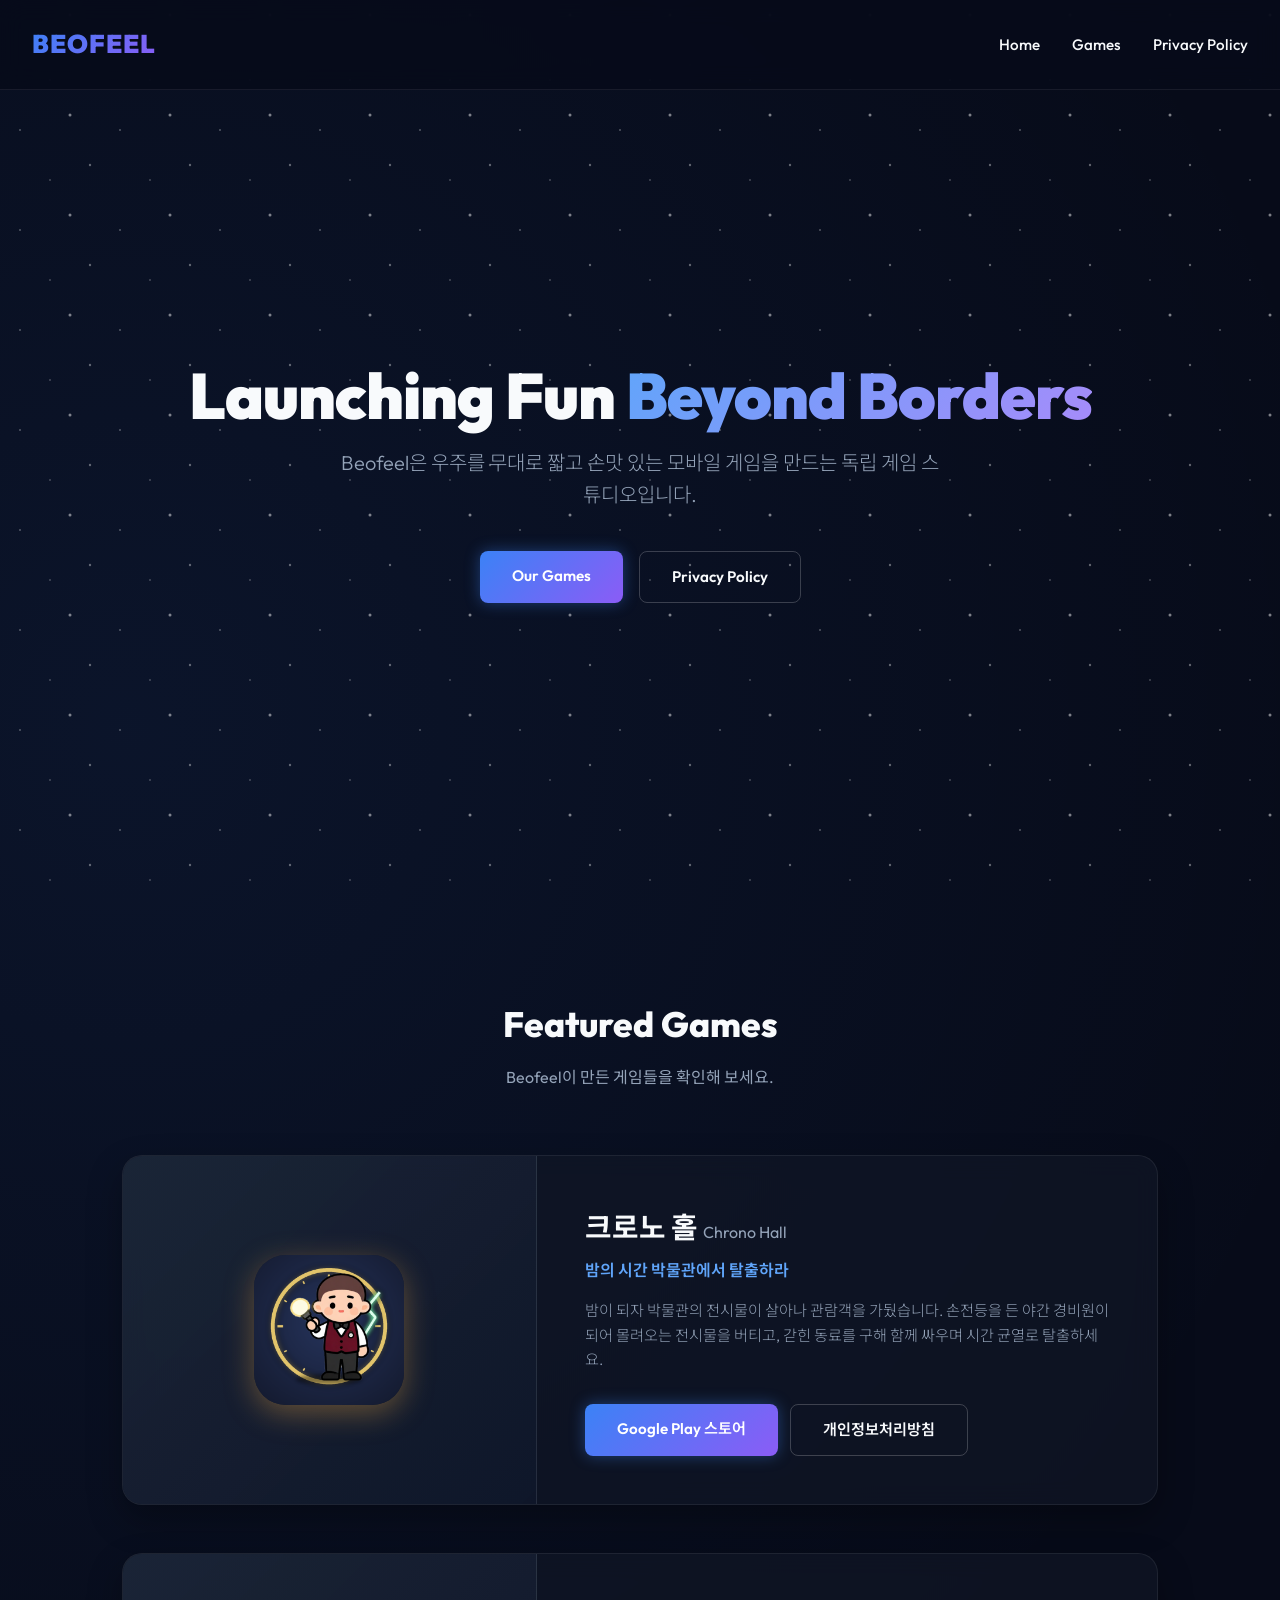
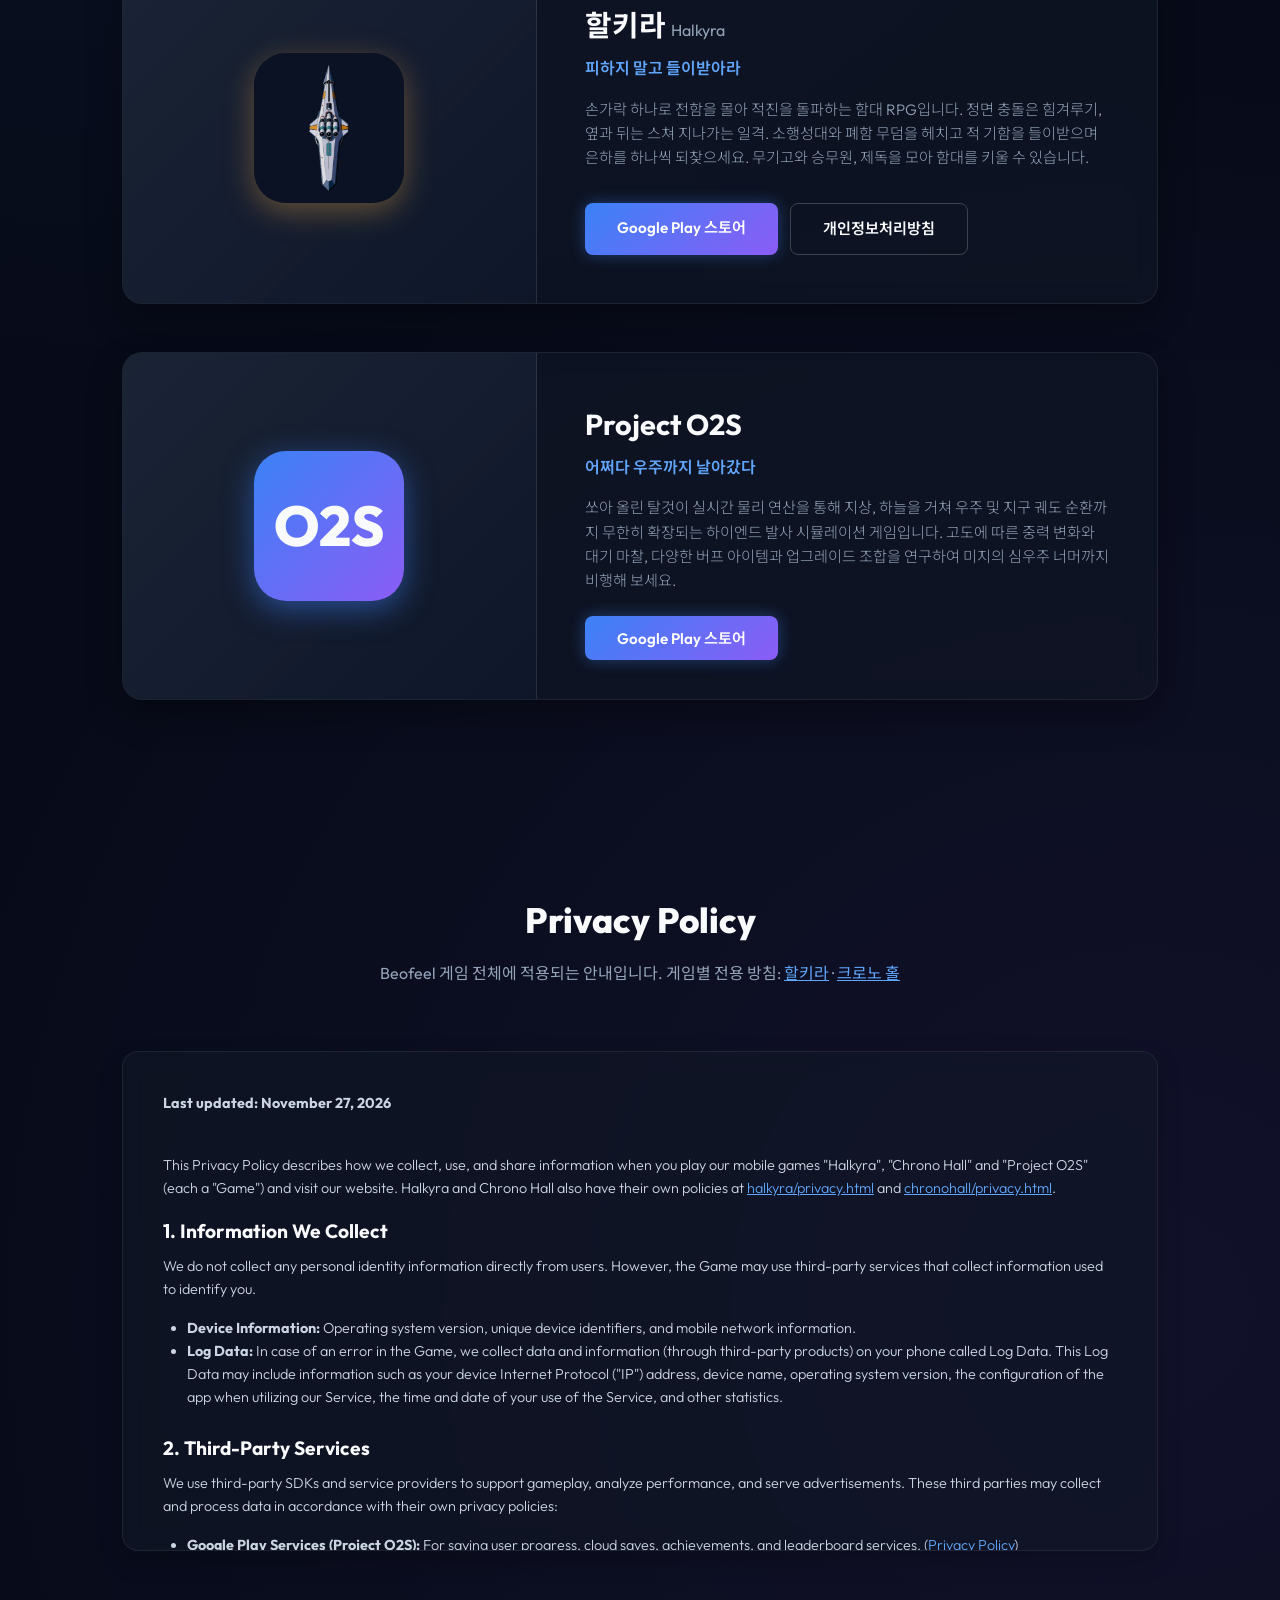
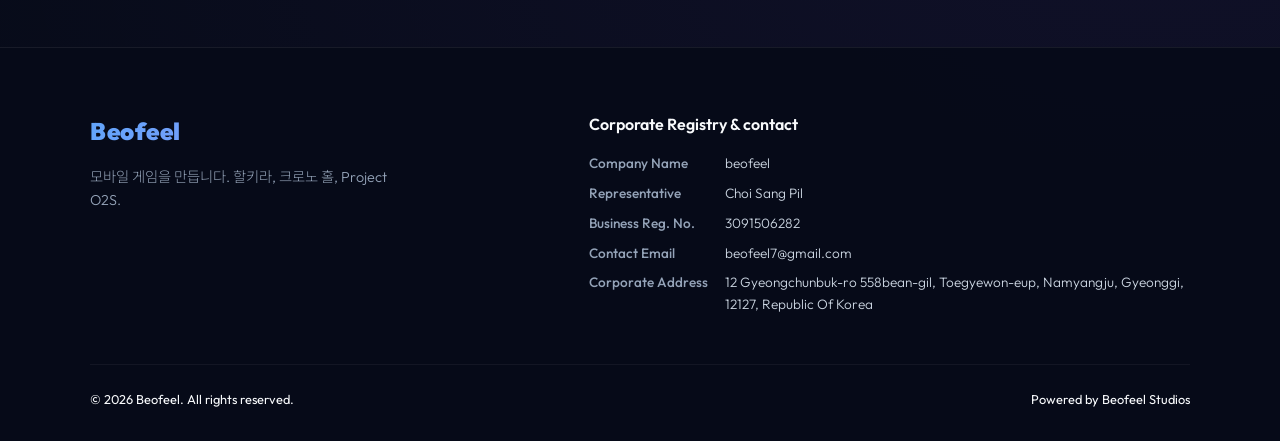
<file: index.html>
<!DOCTYPE html>
<html lang="ko">

<head>
  <meta charset="UTF-8">
  <meta name="viewport" content="width=device-width, initial-scale=1.0">
  <title>Beofeel - Official Website</title>
  <!-- SEO Meta Tags -->
  <meta name="description"
    content="Beofeel is an independent mobile game studio making mobile games: Halkyra (fleet ramming RPG), Chrono Hall (museum escape action) and Project O2S (cosmic launcher).">
  <meta name="keywords" content="Beofeel, Halkyra, 할키라, Chrono Hall, 크로노 홀, Project O2S, Mobile Games, Indie Game, Space Game, Game Development">
  <meta name="author" content="Beofeel">

  <!-- Google Search Console Verification (Replace the content value with your token) -->
  <meta name="google-site-verification" content="2LJLFTv5JJKiCKCqfgZTxU7HLUXXYunIKcqhCmyqXU4" />
  <!-- Fonts: Outfit & Noto Sans KR -->
  <link rel="preconnect" href="https://fonts.googleapis.com">
  <link rel="preconnect" href="https://fonts.gstatic.com" crossorigin>
  <link
    href="https://fonts.googleapis.com/css2?family=Noto+Sans+KR:wght@300;400;500;700&family=Outfit:wght@400;600;700;900&display=swap"
    rel="stylesheet">

  <style>
    :root {
      --bg-dark: #070b19;
      --card-bg: rgba(17, 24, 39, 0.65);
      --accent-primary: #3b82f6;
      --accent-secondary: #8b5cf6;
      --text-white: #f8fafc;
      --text-gray: #94a3b8;
      --neon-glow: 0 0 15px rgba(59, 130, 246, 0.4);
      --border-light: rgba(255, 255, 255, 0.07);
    }

    * {
      box-sizing: border-box;
      margin: 0;
      padding: 0;
    }

    html {
      scroll-behavior: smooth;
    }

    body {
      font-family: 'Outfit', 'Noto Sans KR', sans-serif;
      background-color: var(--bg-dark);
      color: var(--text-white);
      line-height: 1.6;
      overflow-x: hidden;
      background-image:
        radial-gradient(circle at 10% 20%, rgba(59, 130, 246, 0.08) 0%, transparent 40%),
        radial-gradient(circle at 90% 80%, rgba(139, 92, 246, 0.08) 0%, transparent 40%);
    }

    /* Cosmic background star elements */
    .space-background {
      position: fixed;
      top: 0;
      left: 0;
      width: 100%;
      height: 100%;
      z-index: -1;
      opacity: 0.6;
      pointer-events: none;
    }

    .stars {
      background: transparent url('data:image/svg+xml;utf8,<svg xmlns="http://www.w3.org/2000/svg" width="100" height="100" viewBox="0 0 100 100"><circle cx="20" cy="30" r="1" fill="white" opacity="0.5"/><circle cx="70" cy="15" r="1.5" fill="white" opacity="0.8"/><circle cx="50" cy="80" r="1" fill="white" opacity="0.4"/><circle cx="90" cy="65" r="1.2" fill="white" opacity="0.6"/></svg>') repeat;
      width: 100%;
      height: 100%;
      position: absolute;
    }

    /* Navigation Bar */
    nav {
      position: fixed;
      top: 0;
      left: 0;
      width: 100%;
      padding: 1.5rem 2rem;
      display: flex;
      justify-content: space-between;
      align-items: center;
      background: rgba(7, 11, 25, 0.8);
      backdrop-filter: blur(12px);
      border-bottom: 1px solid var(--border-light);
      z-index: 100;
    }

    nav .logo {
      font-size: 1.6rem;
      font-weight: 900;
      letter-spacing: 1px;
      background: linear-gradient(135deg, #3b82f6 0%, #8b5cf6 100%);
      -webkit-background-clip: text;
      -webkit-text-fill-color: transparent;
    }

    nav ul {
      display: flex;
      list-style: none;
      gap: 2rem;
    }

    nav ul a {
      color: var(--text-white);
      text-decoration: none;
      font-size: 0.95rem;
      font-weight: 500;
      transition: color 0.3s ease;
    }

    nav ul a:hover {
      color: var(--accent-primary);
    }

    /* Hero Section */
    section.hero {
      min-height: 100vh;
      display: flex;
      flex-direction: column;
      justify-content: center;
      align-items: center;
      text-align: center;
      padding: 6rem 2rem 2rem 2rem;
      position: relative;
    }

    .hero-title {
      font-size: 4rem;
      font-weight: 900;
      letter-spacing: -1px;
      margin-bottom: 1rem;
      line-height: 1.1;
      animation: fadeInDown 1s ease;
    }

    .hero-title span {
      background: linear-gradient(135deg, #60a5fa 0%, #a78bfa 100%);
      -webkit-background-clip: text;
      -webkit-text-fill-color: transparent;
    }

    .hero-subtitle {
      font-size: 1.25rem;
      color: var(--text-gray);
      max-width: 600px;
      margin-bottom: 2.5rem;
      font-weight: 300;
      animation: fadeInUp 1s ease 0.2s both;
    }

    .hero-buttons {
      display: flex;
      gap: 1rem;
      animation: fadeInUp 1s ease 0.4s both;
    }

    .btn {
      padding: 0.8rem 2rem;
      font-family: inherit;
      font-size: 0.95rem;
      font-weight: 600;
      text-decoration: none;
      border-radius: 8px;
      transition: all 0.3s cubic-bezier(0.4, 0, 0.2, 1);
    }

    .btn-primary {
      background: linear-gradient(135deg, #3b82f6 0%, #8b5cf6 100%);
      color: white;
      box-shadow: var(--neon-glow);
    }

    .btn-primary:hover {
      transform: translateY(-2px);
      box-shadow: 0 0 25px rgba(59, 130, 246, 0.6);
    }

    .btn-secondary {
      background: transparent;
      border: 1px solid rgba(255, 255, 255, 0.2);
      color: var(--text-white);
    }

    .btn-secondary:hover {
      background: rgba(255, 255, 255, 0.05);
      border-color: var(--text-white);
      transform: translateY(-2px);
    }

    /* Content Layout styling */
    .section-container {
      width: 100%;
      max-width: 1100px;
      margin: 0 auto;
      padding: 6rem 2rem;
    }

    .section-header {
      text-align: center;
      margin-bottom: 4rem;
    }

    .section-header h2 {
      font-size: 2.2rem;
      font-weight: 800;
      margin-bottom: 0.8rem;
    }

    .section-header p {
      color: var(--text-gray);
      font-size: 1rem;
    }

    /* Games Section Details */
    .games-grid {
      display: grid;
      grid-template-columns: 1fr;
      gap: 3rem;
    }

    .game-card {
      background: var(--card-bg);
      backdrop-filter: blur(12px);
      border: 1px solid var(--border-light);
      border-radius: 20px;
      overflow: hidden;
      display: flex;
      flex-direction: row;
      box-shadow: 0 15px 35px rgba(0, 0, 0, 0.3);
      transition: transform 0.3s ease;
    }

    .game-card:hover {
      transform: translateY(-5px);
    }

    @media (max-width: 768px) {
      .game-card {
        flex-direction: column;
      }
    }

    .game-image {
      flex: 0 0 40%;
      background: linear-gradient(135deg, rgba(30, 41, 59, 0.8) 0%, rgba(15, 23, 42, 0.9) 100%);
      display: flex;
      justify-content: center;
      align-items: center;
      padding: 3rem;
      position: relative;
      border-right: 1px solid var(--border-light);
    }

    .game-icon-placeholder {
      width: 150px;
      height: 150px;
      background: linear-gradient(135deg, #3b82f6 0%, #8b5cf6 100%);
      border-radius: 32px;
      display: flex;
      justify-content: center;
      align-items: center;
      font-size: 3.5rem;
      font-weight: 800;
      box-shadow: 0 8px 30px rgba(59, 130, 246, 0.5);
    }

    .game-details {
      flex: 1;
      padding: 3rem;
      display: flex;
      flex-direction: column;
      justify-content: center;
    }

    .game-details h3 {
      font-size: 1.8rem;
      font-weight: 700;
      margin-bottom: 0.5rem;
    }

    .game-tagline {
      color: #60a5fa;
      font-weight: 600;
      margin-bottom: 1rem;
    }

    .game-description {
      color: var(--text-gray);
      font-size: 0.95rem;
      margin-bottom: 2rem;
      font-weight: 300;
    }

    /* Privacy Policy Content box */
    .privacy-box {
      background: var(--card-bg);
      backdrop-filter: blur(12px);
      border: 1px solid var(--border-light);
      border-radius: 16px;
      padding: 2.5rem;
      max-height: 500px;
      overflow-y: auto;
      font-family: inherit;
      font-size: 0.9rem;
      color: #cbd5e1;
      box-shadow: 0 10px 25px rgba(0, 0, 0, 0.2);
    }

    .privacy-box h3 {
      font-size: 1.2rem;
      margin: 1.5rem 0 0.5rem 0;
      color: var(--text-white);
    }

    .privacy-box h3:first-of-type {
      margin-top: 0;
    }

    .privacy-box p {
      margin-bottom: 1rem;
      font-weight: 300;
    }

    .privacy-box ul {
      margin: 0 0 1rem 1.5rem;
      font-weight: 300;
    }

    /* Footer / Business Details */
    footer {
      background: rgba(7, 11, 25, 0.95);
      border-top: 1px solid var(--border-light);
      padding: 4rem 2rem 2rem 2rem;
      margin-top: auto;
    }

    .footer-content {
      max-width: 1100px;
      margin: 0 auto;
      display: grid;
      grid-template-columns: 1.5fr 2fr;
      gap: 3rem;
      margin-bottom: 3rem;
    }

    @media (max-width: 768px) {
      .footer-content {
        grid-template-columns: 1fr;
        gap: 2rem;
      }
    }

    .footer-brand h4 {
      font-size: 1.5rem;
      font-weight: 900;
      letter-spacing: 0.5px;
      background: linear-gradient(135deg, #60a5fa 0%, #a78bfa 100%);
      -webkit-background-clip: text;
      -webkit-text-fill-color: transparent;
      margin-bottom: 1rem;
    }

    .footer-brand p {
      color: var(--text-gray);
      font-size: 0.9rem;
      font-weight: 300;
      max-width: 300px;
    }

    .footer-info {
      display: flex;
      flex-direction: column;
      gap: 0.8rem;
    }

    .footer-info h5 {
      font-size: 1rem;
      font-weight: 600;
      color: var(--text-white);
      margin-bottom: 0.2rem;
    }

    .info-grid {
      display: grid;
      grid-template-columns: 120px 1fr;
      gap: 0.5rem 1rem;
      font-size: 0.85rem;
    }

    .info-label {
      color: var(--text-gray);
      font-weight: 500;
    }

    .info-value {
      color: #cbd5e1;
      font-weight: 300;
    }

    .footer-bottom {
      max-width: 1100px;
      margin: 0 auto;
      border-top: 1px solid rgba(255, 255, 255, 0.05);
      padding-top: 1.5rem;
      display: flex;
      justify-content: space-between;
      align-items: center;
      font-size: 0.8rem;
      color: var(--text-muted);
    }

    @media (max-width: 480px) {
      .footer-bottom {
        flex-direction: column;
        gap: 1rem;
        text-align: center;
      }
    }

    /* Keyframe Animations */
    @keyframes fadeInDown {
      from {
        opacity: 0;
        transform: translateY(-20px);
      }

      to {
        opacity: 1;
        transform: translateY(0);
      }
    }

    @keyframes fadeInUp {
      from {
        opacity: 0;
        transform: translateY(20px);
      }

      to {
        opacity: 1;
        transform: translateY(0);
      }
    }
  </style>
</head>

<body>

  <!-- Star Background Layer -->
  <div class="space-background">
    <div class="stars"></div>
  </div>

  <!-- Header Navigation -->
  <nav>
    <div class="logo">BEOFEEL</div>
    <ul>
      <li><a href="#">Home</a></li>
      <li><a href="#games">Games</a></li>
      <li><a href="#privacy">Privacy Policy</a></li>
    </ul>
  </nav>

  <!-- Hero Header -->
  <section class="hero">
    <h2 class="hero-title">Launching Fun <span>Beyond Borders</span></h2>
    <p class="hero-subtitle">Beofeel은 우주를 무대로 짧고 손맛 있는 모바일 게임을 만드는 독립 게임 스튜디오입니다.</p>
    <div class="hero-buttons">
      <a href="#games" class="btn btn-primary">Our Games</a>
      <a href="#privacy" class="btn btn-secondary">Privacy Policy</a>
    </div>
  </section>

  <!-- Section 1: Games Showcase -->
  <section id="games" class="section-container">
    <div class="section-header">
      <h2>Featured Games</h2>
      <p>Beofeel이 만든 게임들을 확인해 보세요.</p>
    </div>

    <div class="games-grid">
      <!-- Game Card: Chrono Hall -->
      <div class="game-card">
        <div class="game-image">
          <img src="chronohall/icon.png" alt="크로노 홀 아이콘" width="150" height="150" style="border-radius: 32px; box-shadow: 0 8px 30px rgba(255, 180, 70, 0.35);">
        </div>
        <div class="game-details">
          <h3>크로노 홀 <span style="font-size: 1rem; color: var(--text-gray); font-weight: 400;">Chrono Hall</span></h3>
          <p class="game-tagline">밤의 시간 박물관에서 탈출하라</p>
          <p class="game-description">
            밤이 되자 박물관의 전시물이 살아나 관람객을 가뒀습니다. 손전등을 든 야간 경비원이 되어 몰려오는 전시물을 버티고, 갇힌 동료를 구해 함께 싸우며 시간 균열로 탈출하세요.
          </p>
          <div style="display: flex; gap: 0.75rem; flex-wrap: wrap;">
            <!-- 출시 뒤: href="https://play.google.com/store/apps/details?id=com.bof.chronohall" 로 바꾸고 onclick을 지운다 -->
            <a href="#" class="btn btn-primary" onclick="alert('Google Play 출시 준비 중입니다.'); return false;">Google Play 스토어</a>
            <a href="chronohall/privacy.html" class="btn btn-secondary">개인정보처리방침</a>
          </div>
        </div>
      </div>

      <!-- Game Card: Halkyra -->
      <div class="game-card">
        <div class="game-image">
          <img src="halkyra/icon.png" alt="할키라 아이콘" width="150" height="150" style="border-radius: 32px; box-shadow: 0 8px 30px rgba(255, 180, 70, 0.35);">
        </div>
        <div class="game-details">
          <h3>할키라 <span style="font-size: 1rem; color: var(--text-gray); font-weight: 400;">Halkyra</span></h3>
          <p class="game-tagline">피하지 말고 들이받아라</p>
          <p class="game-description">
            손가락 하나로 전함을 몰아 적진을 돌파하는 함대 RPG입니다. 정면 충돌은 힘겨루기, 옆과 뒤는 스쳐 지나가는 일격. 소행성대와 폐함 무덤을 헤치고 적 기함을 들이받으며
            은하를 하나씩 되찾으세요. 무기고와 승무원, 제독을 모아 함대를 키울 수 있습니다.
          </p>
          <div style="display: flex; gap: 0.75rem; flex-wrap: wrap;">
            <a href="#" class="btn btn-primary" onclick="alert('Google Play 출시 준비 중입니다.'); return false;">Google Play 스토어</a>
            <a href="halkyra/privacy.html" class="btn btn-secondary">개인정보처리방침</a>
          </div>
        </div>
      </div>

      <!-- Game Card: Project O2S -->
      <div class="game-card">
        <div class="game-image">
          <div class="game-icon-placeholder">O2S</div>
        </div>
        <div class="game-details">
          <h3>Project O2S</h3>
          <p class="game-tagline">어쩌다 우주까지 날아갔다</p>
          <p class="game-description">
            쏘아 올린 탈것이 실시간 물리 연산을 통해 지상, 하늘을 거쳐 우주 및 지구 궤도 순환까지 무한히 확장되는 하이엔드 발사 시뮬레이션 게임입니다. 고도에 따른 중력 변화와 대기 마찰, 다양한 버프
            아이템과 업그레이드 조합을 연구하여 미지의 심우주 너머까지 비행해 보세요.
          </p>
          <div>
            <a href="#" class="btn btn-primary" onclick="alert('정식 출시 심사 중입니다.'); return false;">Google Play 스토어</a>
          </div>
        </div>
      </div>
    </div>
  </section>

  <!-- Section 2: Privacy Policy -->
  <section id="privacy" class="section-container">
    <div class="section-header">
      <h2>Privacy Policy</h2>
      <p>Beofeel 게임 전체에 적용되는 안내입니다. 게임별 전용 방침: <a href="halkyra/privacy.html" style="color: #60a5fa;">할키라</a> · <a href="chronohall/privacy.html" style="color: #60a5fa;">크로노 홀</a></p>
    </div>

    <div class="privacy-box">
      <p><strong>Last updated: November 27, 2026</strong></p>
      <br>
      <p>This Privacy Policy describes how we collect, use, and share information when you play our mobile games
        "Halkyra", "Chrono Hall" and "Project O2S" (each a "Game") and visit our website. Halkyra and Chrono Hall also have their own policies at
        <a href="halkyra/privacy.html" style="color: #60a5fa;">halkyra/privacy.html</a> and
        <a href="chronohall/privacy.html" style="color: #60a5fa;">chronohall/privacy.html</a>.</p>

      <h3>1. Information We Collect</h3>
      <p>We do not collect any personal identity information directly from users. However, the Game may use third-party
        services that collect information used to identify you.</p>
      <ul>
        <li><strong>Device Information:</strong> Operating system version, unique device identifiers, and mobile network
          information.</li>
        <li><strong>Log Data:</strong> In case of an error in the Game, we collect data and information (through
          third-party products) on your phone called Log Data. This Log Data may include information such as your device
          Internet Protocol ("IP") address, device name, operating system version, the configuration of the app when
          utilizing our Service, the time and date of your use of the Service, and other statistics.</li>
      </ul>

      <h3>2. Third-Party Services</h3>
      <p>We use third-party SDKs and service providers to support gameplay, analyze performance, and serve
        advertisements. These third parties may collect and process data in accordance with their own privacy policies:
      </p>
      <ul>
        <li><strong>Google Play Services (Project O2S):</strong> For saving user progress, cloud saves, achievements, and leaderboard
          services. (<a href="https://policies.google.com/privacy" target="_blank" style="color: #60a5fa;">Privacy
            Policy</a>)</li>
        <li><strong>Google AdMob:</strong> For serving relevant advertisements and monetization. AdMob collects device
          advertising identifiers (such as Google Advertising ID) to customize ads. (<a
            href="https://policies.google.com/technologies/ads" target="_blank" style="color: #60a5fa;">Privacy
            Policy</a>)</li>
      </ul>

      <h3>3. Cookies</h3>
      <p>Cookies are files with a small amount of data that are commonly used as anonymous unique identifiers. These are
        sent to your browser from the websites that you visit and are stored on your device's internal memory. The Game
        does not use these "cookies" explicitly. However, the Game may use third-party code and libraries that use
        "cookies" to collect information and improve their services.</p>

      <h3>4. Children’s Privacy</h3>
      <p>These Services do not address anyone under the age of 13. We do not knowingly collect personally identifiable
        information from children under 13 years of age. In the case we discover that a child under 13 has provided us
        with personal information, we immediately delete this from our servers. If you are a parent or guardian and you
        are aware that your child has provided us with personal information, please contact us so that we will be able
        to do the necessary actions.</p>

      <h3>5. Security</h3>
      <p>We value your trust in providing us your Information, thus we are striving to use commercially acceptable means
        of protecting it. But remember that no method of transmission over the internet, or method of electronic storage
        is 100% secure and reliable, and we cannot guarantee its absolute security.</p>

      <h3>6. Changes to This Privacy Policy</h3>
      <p>We may update our Privacy Policy from time to time. Thus, you are advised to review this page periodically for
        any changes. We will notify you of any changes by posting the new Privacy Policy on this page.</p>

      <h3>7. Contact Us</h3>
      <p>If you have any questions or suggestions about our Privacy Policy, do not hesitate to contact us at:</p>
      <p>Email: <strong>beofeel7@gmail.com</strong></p>
    </div>
  </section>

  <!-- Footer containing the verified organization details -->
  <footer>
    <div class="footer-content">
      <div class="footer-brand">
        <h4>Beofeel</h4>
        <p>모바일 게임을 만듭니다. 할키라, 크로노 홀, Project O2S.</p>
      </div>
      <div class="footer-info">
        <h5>Corporate Registry & contact</h5>
        <div class="info-grid">
          <div class="info-label">Company Name</div>
          <div class="info-value">beofeel</div>

          <div class="info-label">Representative</div>
          <div class="info-value">Choi Sang Pil</div>

          <div class="info-label">Business Reg. No.</div>
          <div class="info-value">3091506282</div>

          <div class="info-label">Contact Email</div>
          <div class="info-value">beofeel7@gmail.com</div>

          <div class="info-label">Corporate Address</div>
          <div class="info-value">12 Gyeongchunbuk-ro 558bean-gil, Toegyewon-eup, Namyangju, Gyeonggi, 12127, Republic
            Of Korea</div>
        </div>
      </div>
    </div>
    <div class="footer-bottom">
      <p>© 2026 Beofeel. All rights reserved.</p>
      <p>Powered by Beofeel Studios</p>
    </div>
  </footer>

</body>

</html>
</file>
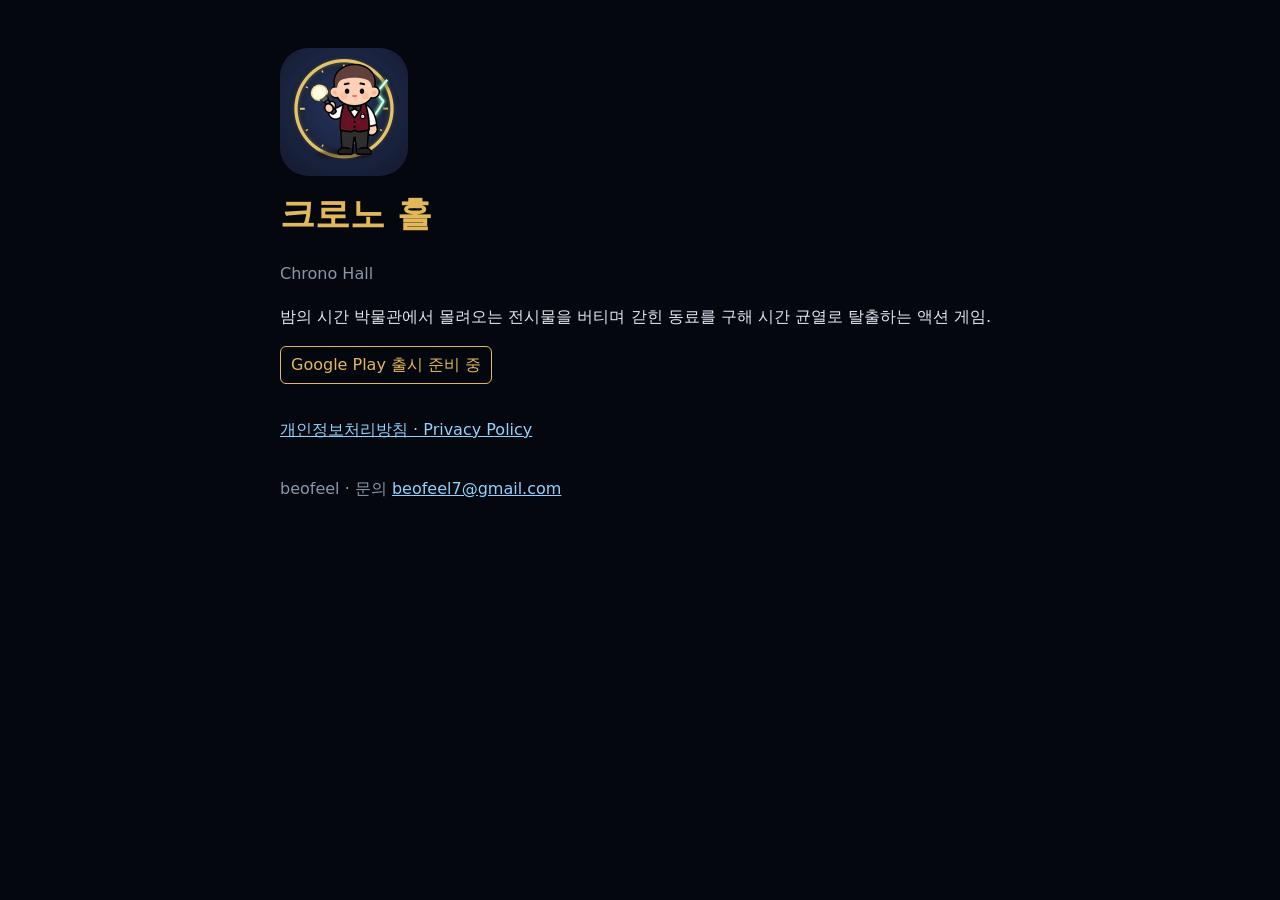
<file: chronohall/index.html>
<!doctype html>
<html lang="ko">
<head>
<meta charset="utf-8">
<meta name="viewport" content="width=device-width, initial-scale=1">
<title>크로노 홀 · Chrono Hall</title>
<meta name="description" content="밤의 시간 박물관에서 몰려오는 전시물을 버티며 갇힌 동료를 구해 시간 균열로 탈출하는 액션 게임">
<link rel="stylesheet" href="style.css">
</head>
<body>
<main>
    <img src="icon.png" alt="크로노 홀 아이콘" width="128" height="128" style="border-radius:28px">
    <h1>크로노 홀</h1>
    <p class="sub">Chrono Hall</p>
    <p>밤의 시간 박물관에서 몰려오는 전시물을 버티며 갇힌 동료를 구해 시간 균열로 탈출하는 액션 게임.</p>
    <p><!-- STORE_LINK: 출시 후 Google Play 주소로 바꾼다 --><span class="soon">Google Play 출시 준비 중</span></p>
    <nav>
        <a href="privacy.html">개인정보처리방침 · Privacy Policy</a>
    </nav>
    <footer>
        <p>beofeel · 문의 <a href="mailto:beofeel7@gmail.com">beofeel7@gmail.com</a></p>
    </footer>
</main>
</body>
</html>
</file>
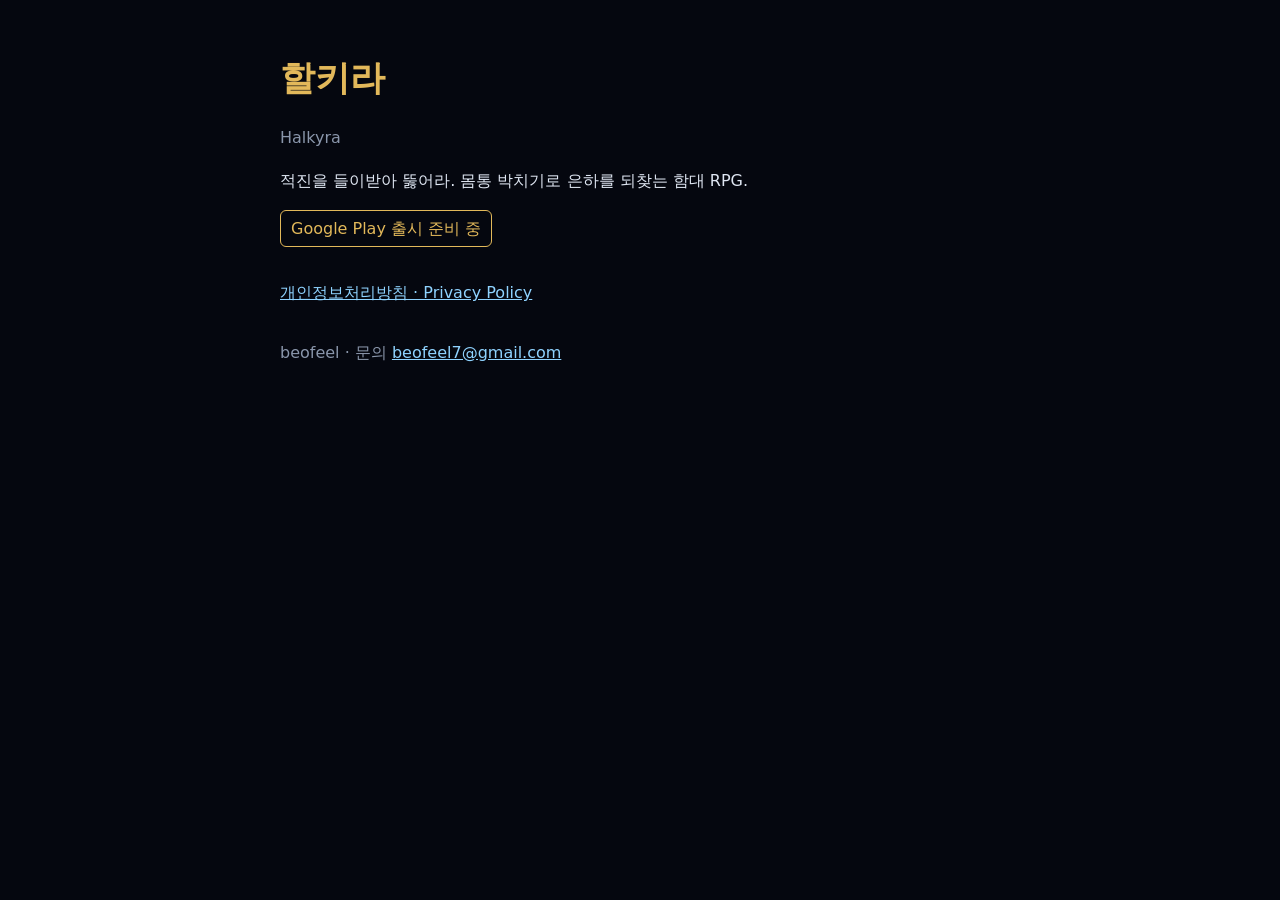
<file: halkyra/index.html>
<!doctype html>
<html lang="ko">
<head>
<meta charset="utf-8">
<meta name="viewport" content="width=device-width, initial-scale=1">
<title>할키라 · Halkyra</title>
<meta name="description" content="적진을 들이받아 뚫어라. 몸통 박치기로 은하를 되찾는 함대 RPG">
<link rel="stylesheet" href="style.css">
</head>
<body>
<main>
    <h1>할키라</h1>
    <p class="sub">Halkyra</p>
    <p>적진을 들이받아 뚫어라. 몸통 박치기로 은하를 되찾는 함대 RPG.</p>
    <p><!-- STORE_LINK: 출시 후 Google Play 주소로 바꾼다 --><span class="soon">Google Play 출시 준비 중</span></p>
    <nav>
        <a href="privacy.html">개인정보처리방침 · Privacy Policy</a>
    </nav>
    <footer>
        <p>beofeel · 문의 <a href="mailto:beofeel7@gmail.com">beofeel7@gmail.com</a></p>
    </footer>
</main>
</body>
</html>
</file>
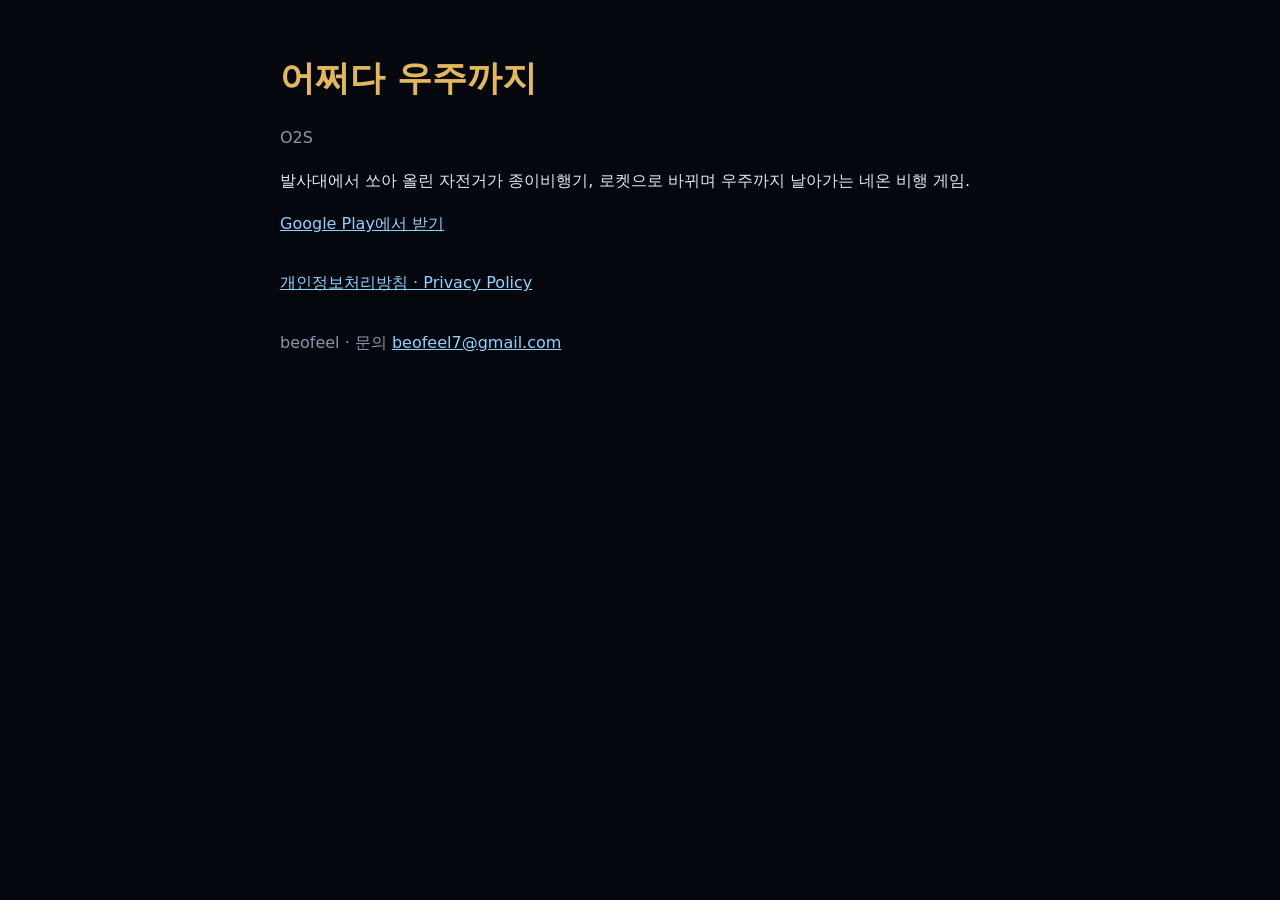
<file: o2s/index.html>
<!doctype html>
<html lang="ko">
<head>
<meta charset="utf-8">
<meta name="viewport" content="width=device-width, initial-scale=1">
<title>어쩌다 우주까지 · O2S</title>
<meta name="description" content="발사대에서 쏘아 올린 자전거가 종이비행기, 로켓으로 바뀌며 우주까지 날아가는 네온 비행 게임">
<link rel="stylesheet" href="style.css">
</head>
<body>
<main>
    <h1>어쩌다 우주까지</h1>
    <p class="sub">O2S</p>
    <p>발사대에서 쏘아 올린 자전거가 종이비행기, 로켓으로 바뀌며 우주까지 날아가는 네온 비행 게임.</p>
    <p><a href="https://play.google.com/store/apps/details?id=com.bof.o2s">Google Play에서 받기</a></p>
    <nav>
        <a href="privacy.html">개인정보처리방침 · Privacy Policy</a>
    </nav>
    <footer>
        <p>beofeel · 문의 <a href="mailto:beofeel7@gmail.com">beofeel7@gmail.com</a></p>
    </footer>
</main>
</body>
</html>
</file>
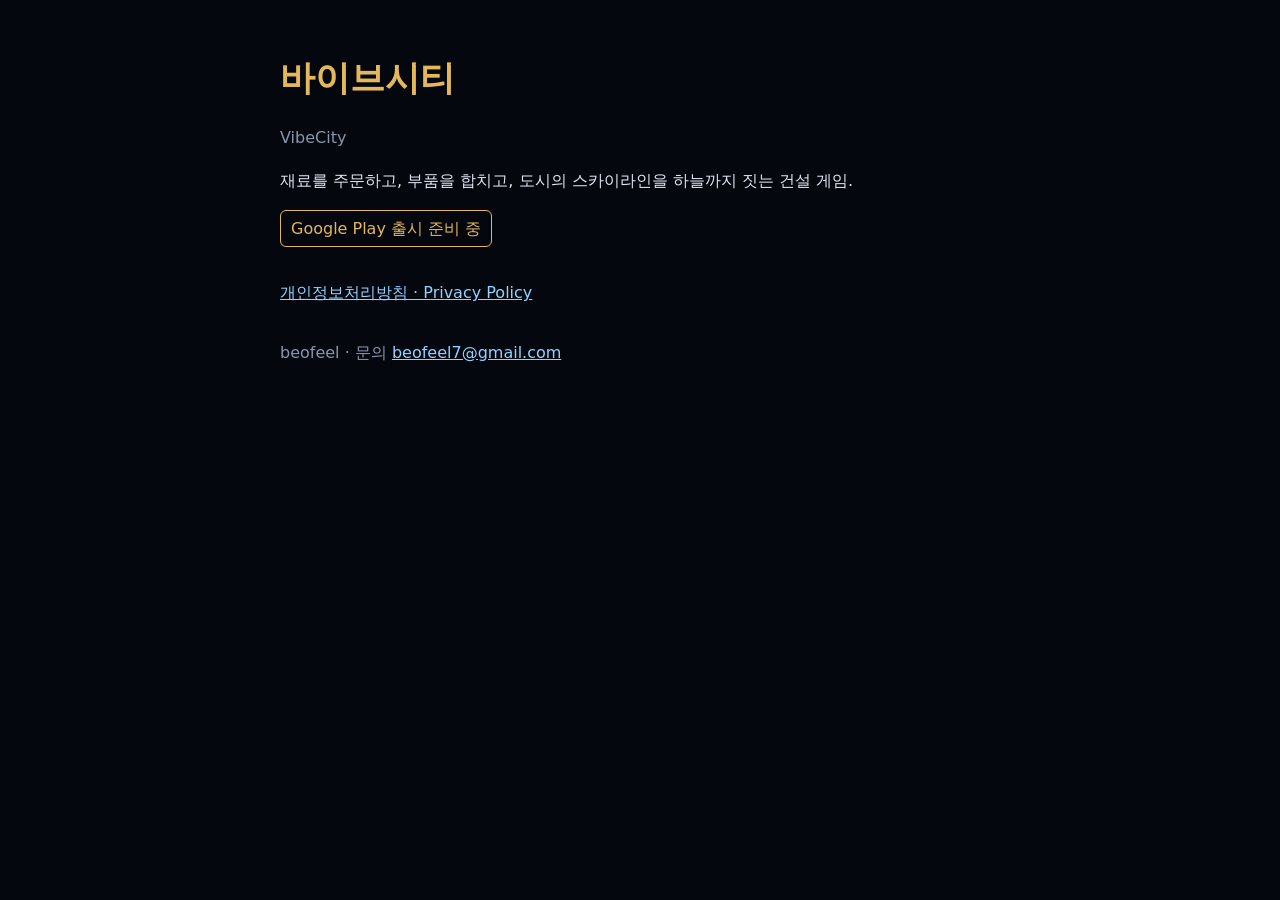
<file: vibecity/index.html>
<!doctype html>
<html lang="ko">
<head>
<meta charset="utf-8">
<meta name="viewport" content="width=device-width, initial-scale=1">
<title>바이브시티 · VibeCity</title>
<meta name="description" content="재료를 주문하고, 부품을 합치고, 도시의 스카이라인을 하늘까지 짓는 건설 게임">
<link rel="stylesheet" href="style.css">
</head>
<body>
<main>
    <h1>바이브시티</h1>
    <p class="sub">VibeCity</p>
    <p>재료를 주문하고, 부품을 합치고, 도시의 스카이라인을 하늘까지 짓는 건설 게임.</p>
    <p><!-- STORE_LINK: 출시 후 Google Play 주소로 바꾼다 --><span class="soon">Google Play 출시 준비 중</span></p>
    <nav>
        <a href="privacy.html">개인정보처리방침 · Privacy Policy</a>
    </nav>
    <footer>
        <p>beofeel · 문의 <a href="mailto:beofeel7@gmail.com">beofeel7@gmail.com</a></p>
    </footer>
</main>
</body>
</html>
</file>
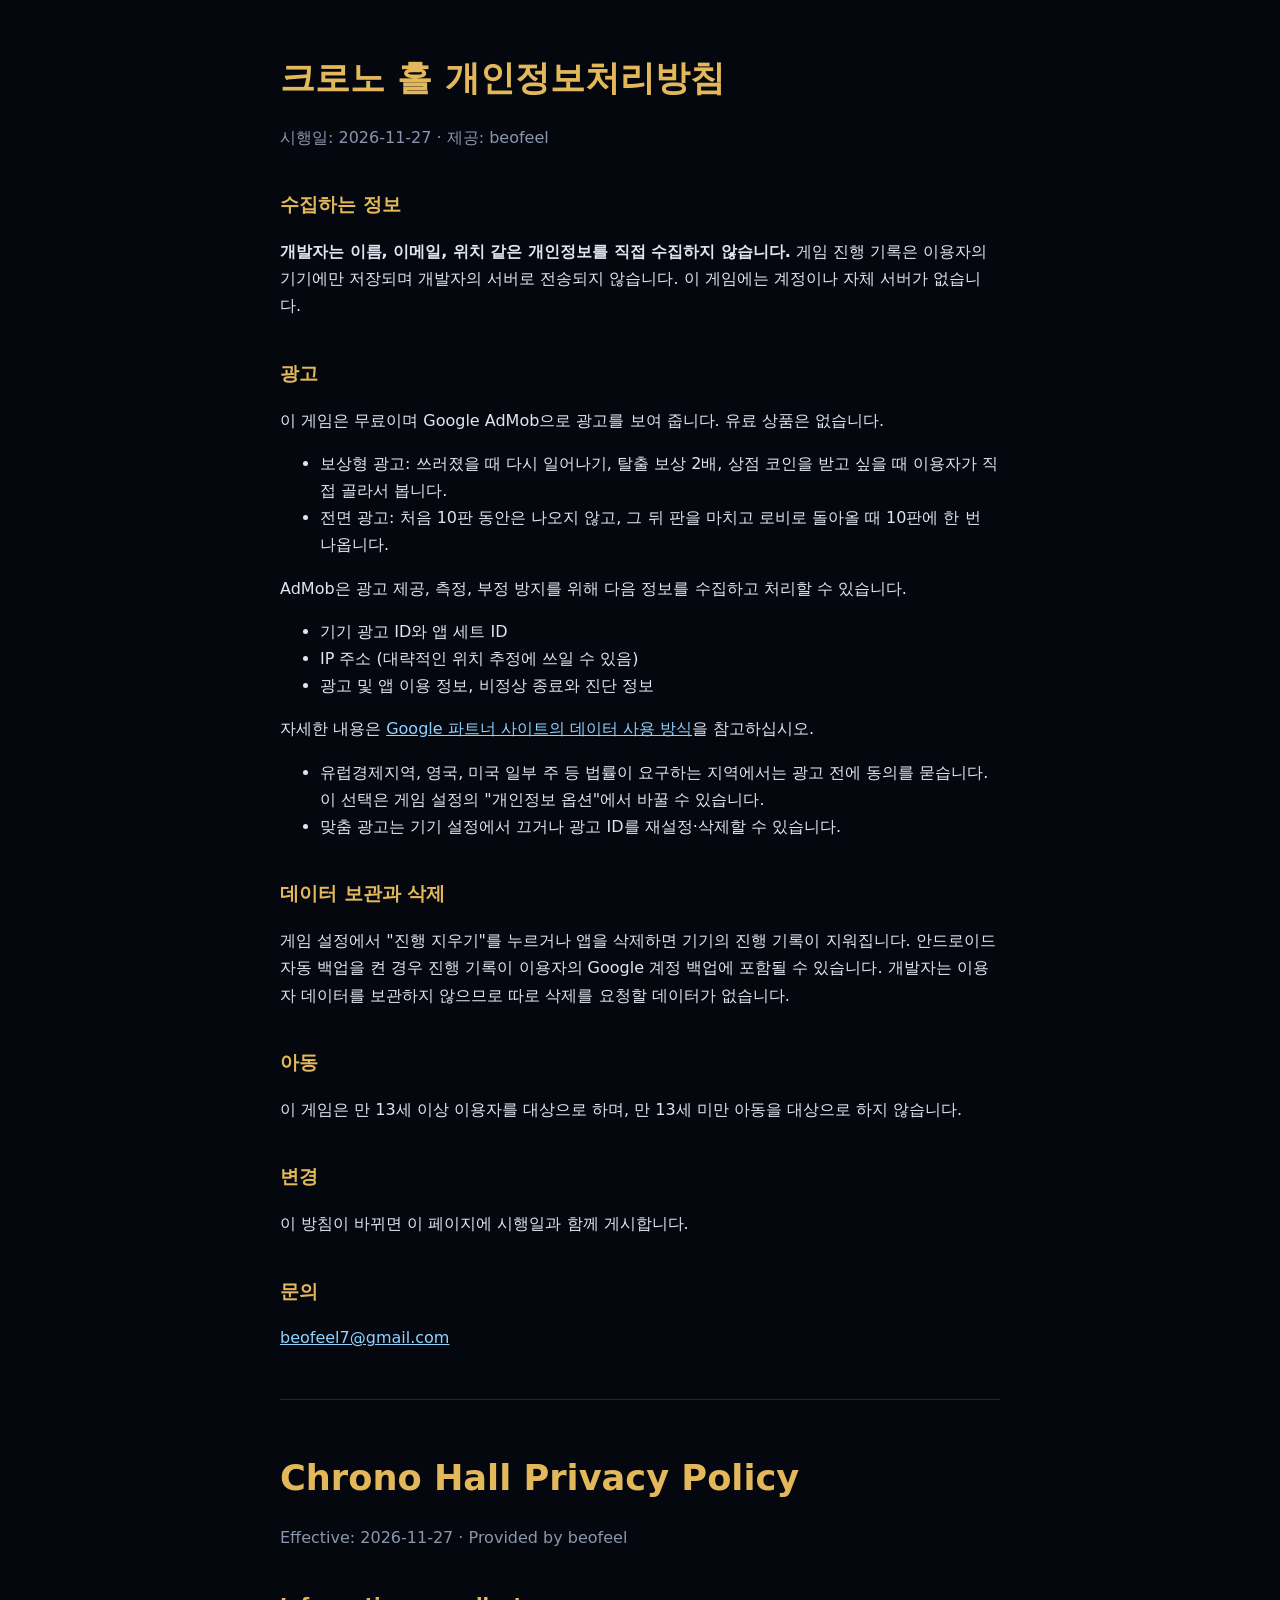
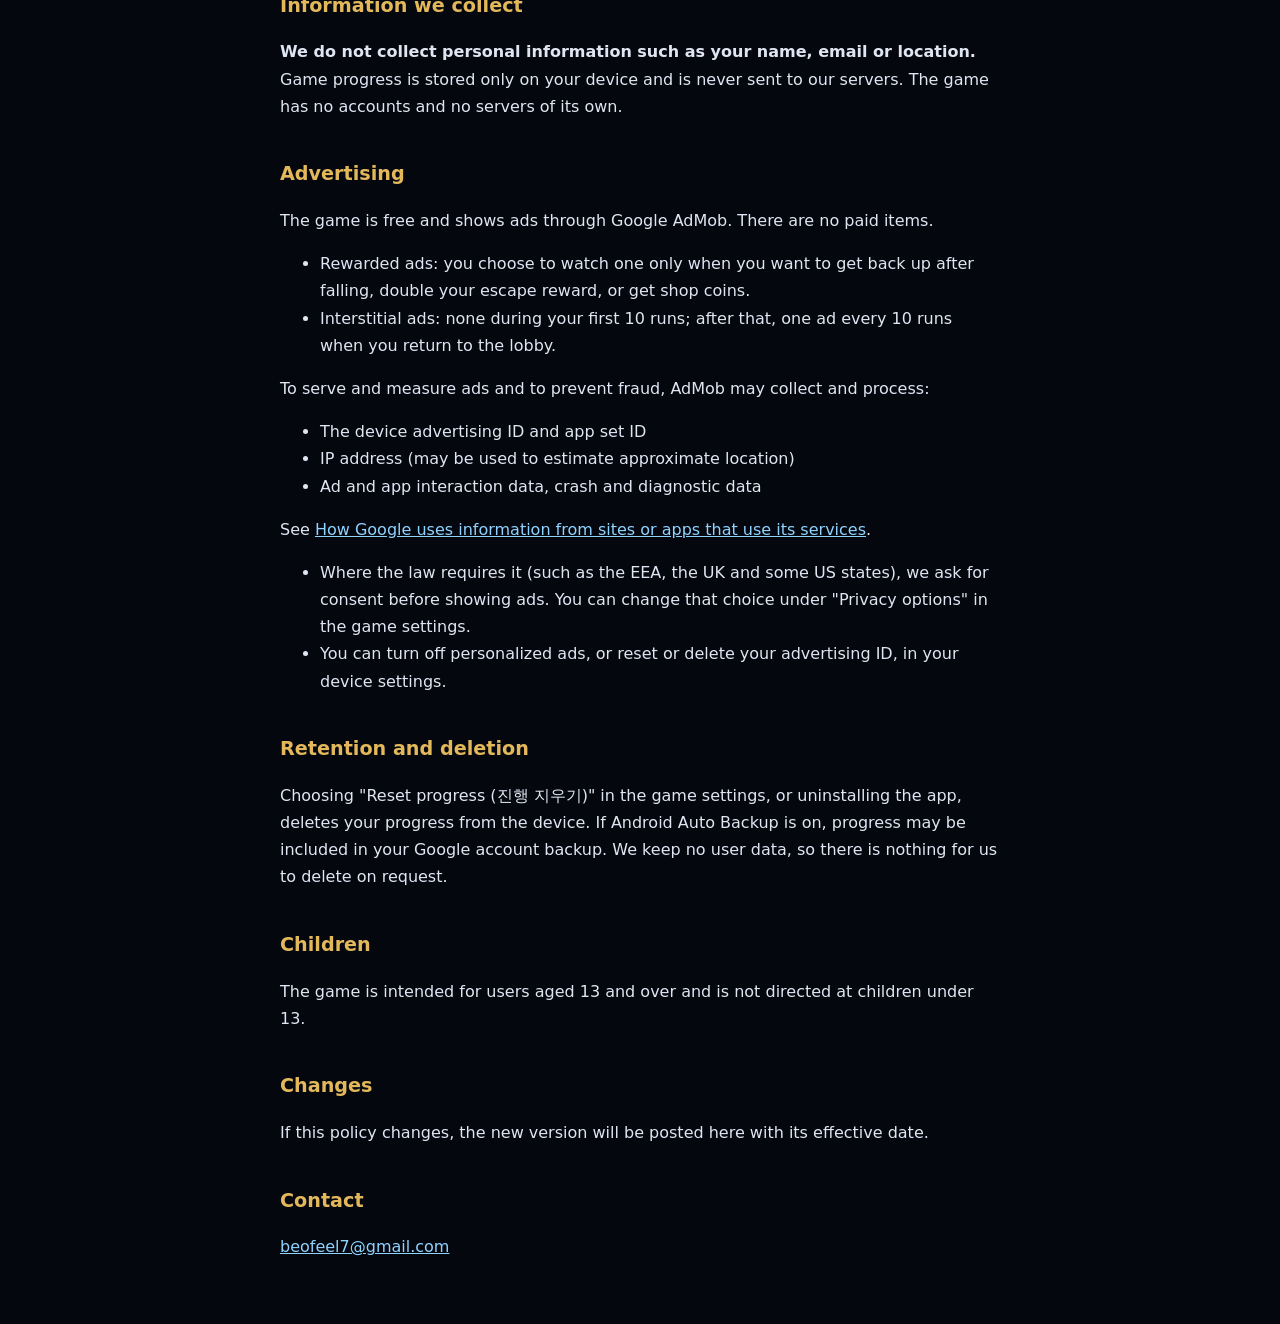
<file: chronohall/privacy.html>
<!doctype html>
<html lang="ko">
<head>
<meta charset="utf-8">
<meta name="viewport" content="width=device-width, initial-scale=1">
<title>개인정보처리방침 · 크로노 홀</title>
<link rel="stylesheet" href="style.css">
</head>
<body>
<main>
<h1>크로노 홀 개인정보처리방침</h1>
<p class="muted">시행일: 2026-11-27 · 제공: beofeel</p>

<h2>수집하는 정보</h2>
<p><b>개발자는 이름, 이메일, 위치 같은 개인정보를 직접 수집하지 않습니다.</b> 게임 진행 기록은 이용자의 기기에만 저장되며 개발자의 서버로 전송되지 않습니다. 이 게임에는 계정이나 자체 서버가 없습니다.</p>

<h2>광고</h2>
<p>이 게임은 무료이며 Google AdMob으로 광고를 보여 줍니다. 유료 상품은 없습니다.</p>
<ul>
    <li>보상형 광고: 쓰러졌을 때 다시 일어나기, 탈출 보상 2배, 상점 코인을 받고 싶을 때 이용자가 직접 골라서 봅니다.</li>
    <li>전면 광고: 처음 10판 동안은 나오지 않고, 그 뒤 판을 마치고 로비로 돌아올 때 10판에 한 번 나옵니다.</li>
</ul>
<p>AdMob은 광고 제공, 측정, 부정 방지를 위해 다음 정보를 수집하고 처리할 수 있습니다.</p>
<ul>
    <li>기기 광고 ID와 앱 세트 ID</li>
    <li>IP 주소 (대략적인 위치 추정에 쓰일 수 있음)</li>
    <li>광고 및 앱 이용 정보, 비정상 종료와 진단 정보</li>
</ul>
<p>자세한 내용은 <a href="https://policies.google.com/technologies/partner-sites">Google 파트너 사이트의 데이터 사용 방식</a>을 참고하십시오.</p>
<ul>
    <li>유럽경제지역, 영국, 미국 일부 주 등 법률이 요구하는 지역에서는 광고 전에 동의를 묻습니다. 이 선택은 게임 설정의 "개인정보 옵션"에서 바꿀 수 있습니다.</li>
    <li>맞춤 광고는 기기 설정에서 끄거나 광고 ID를 재설정·삭제할 수 있습니다.</li>
</ul>

<h2>데이터 보관과 삭제</h2>
<p>게임 설정에서 "진행 지우기"를 누르거나 앱을 삭제하면 기기의 진행 기록이 지워집니다. 안드로이드 자동 백업을 켠 경우 진행 기록이 이용자의 Google 계정 백업에 포함될 수 있습니다. 개발자는 이용자 데이터를 보관하지 않으므로 따로 삭제를 요청할 데이터가 없습니다.</p>

<h2>아동</h2>
<p>이 게임은 만 13세 이상 이용자를 대상으로 하며, 만 13세 미만 아동을 대상으로 하지 않습니다.</p>

<h2>변경</h2>
<p>이 방침이 바뀌면 이 페이지에 시행일과 함께 게시합니다.</p>

<h2>문의</h2>
<p><a href="mailto:beofeel7@gmail.com">beofeel7@gmail.com</a></p>

<hr>

<h1>Chrono Hall Privacy Policy</h1>
<p class="muted">Effective: 2026-11-27 · Provided by beofeel</p>

<h2>Information we collect</h2>
<p><b>We do not collect personal information such as your name, email or location.</b> Game progress is stored only on your device and is never sent to our servers. The game has no accounts and no servers of its own.</p>

<h2>Advertising</h2>
<p>The game is free and shows ads through Google AdMob. There are no paid items.</p>
<ul>
    <li>Rewarded ads: you choose to watch one only when you want to get back up after falling, double your escape reward, or get shop coins.</li>
    <li>Interstitial ads: none during your first 10 runs; after that, one ad every 10 runs when you return to the lobby.</li>
</ul>
<p>To serve and measure ads and to prevent fraud, AdMob may collect and process:</p>
<ul>
    <li>The device advertising ID and app set ID</li>
    <li>IP address (may be used to estimate approximate location)</li>
    <li>Ad and app interaction data, crash and diagnostic data</li>
</ul>
<p>See <a href="https://policies.google.com/technologies/partner-sites">How Google uses information from sites or apps that use its services</a>.</p>
<ul>
    <li>Where the law requires it (such as the EEA, the UK and some US states), we ask for consent before showing ads. You can change that choice under "Privacy options" in the game settings.</li>
    <li>You can turn off personalized ads, or reset or delete your advertising ID, in your device settings.</li>
</ul>

<h2>Retention and deletion</h2>
<p>Choosing "Reset progress (진행 지우기)" in the game settings, or uninstalling the app, deletes your progress from the device. If Android Auto Backup is on, progress may be included in your Google account backup. We keep no user data, so there is nothing for us to delete on request.</p>

<h2>Children</h2>
<p>The game is intended for users aged 13 and over and is not directed at children under 13.</p>

<h2>Changes</h2>
<p>If this policy changes, the new version will be posted here with its effective date.</p>

<h2>Contact</h2>
<p><a href="mailto:beofeel7@gmail.com">beofeel7@gmail.com</a></p>
</main>
</body>
</html>
</file>
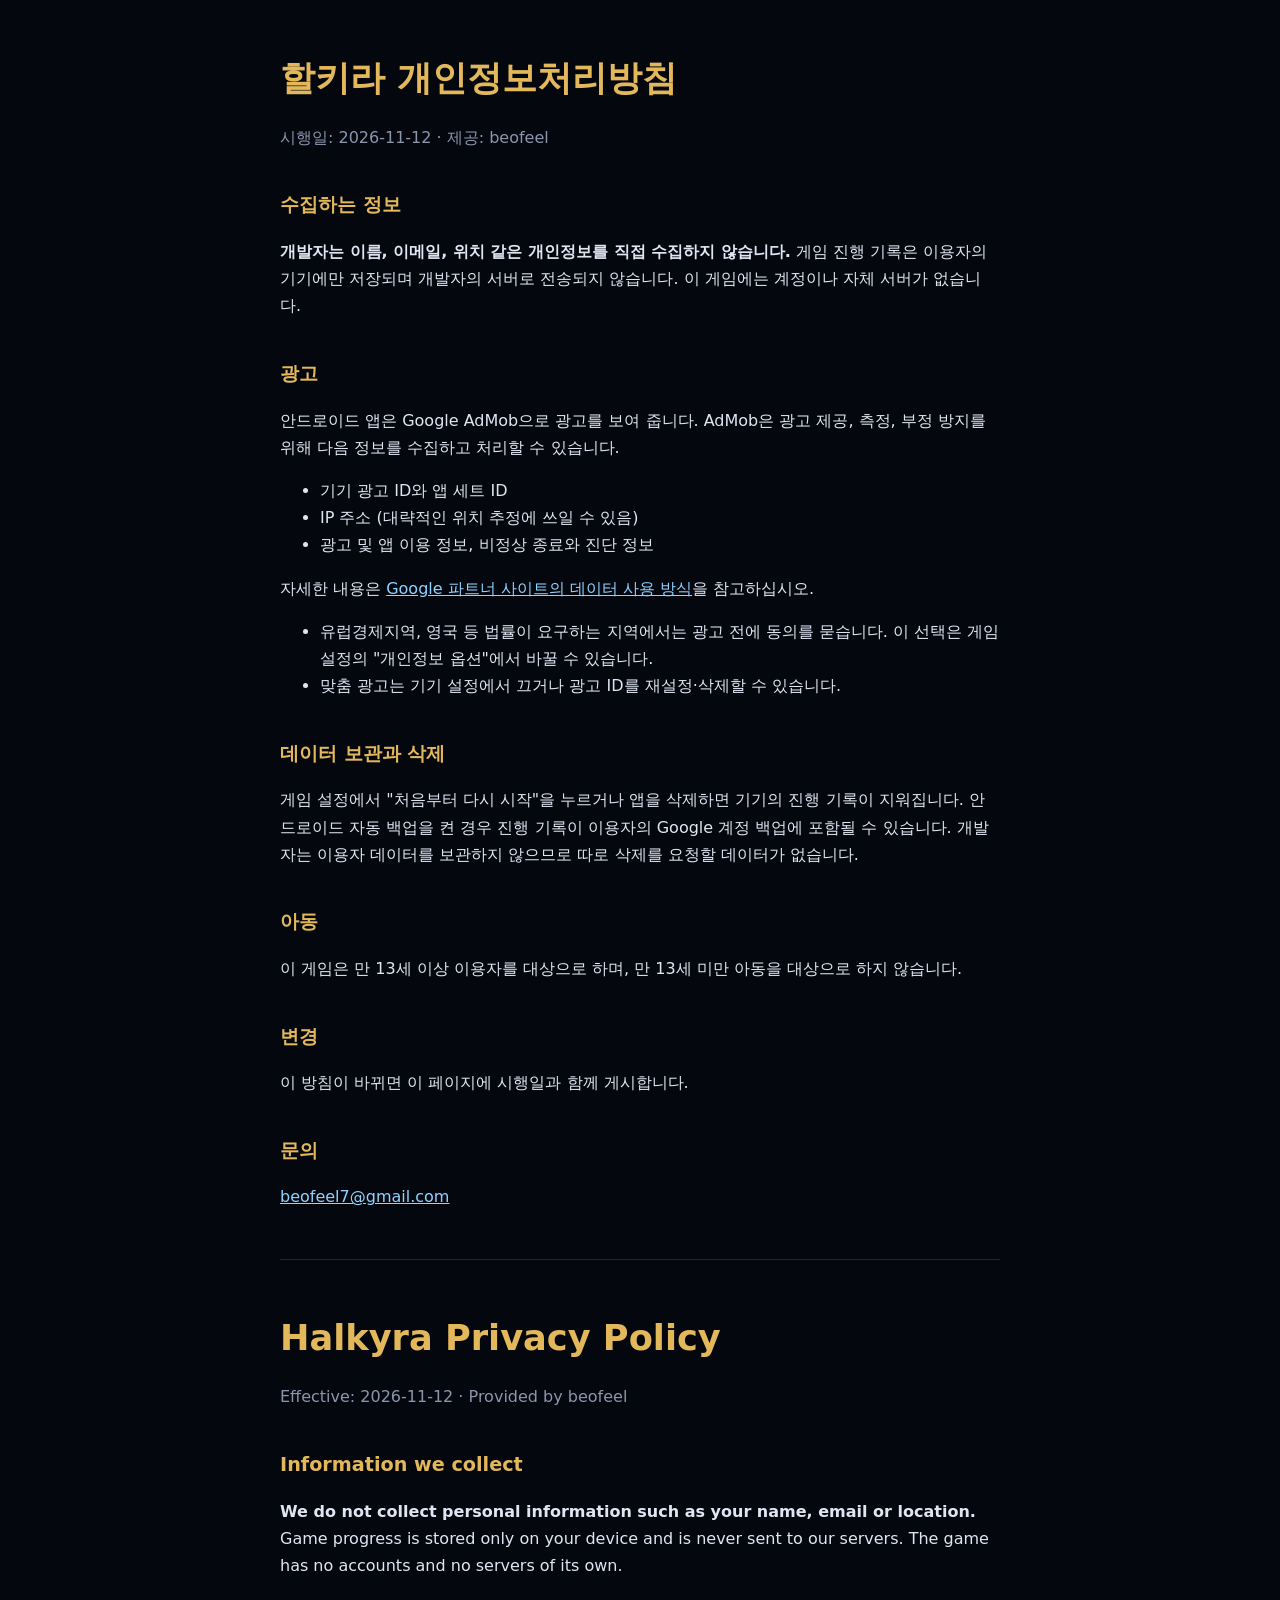
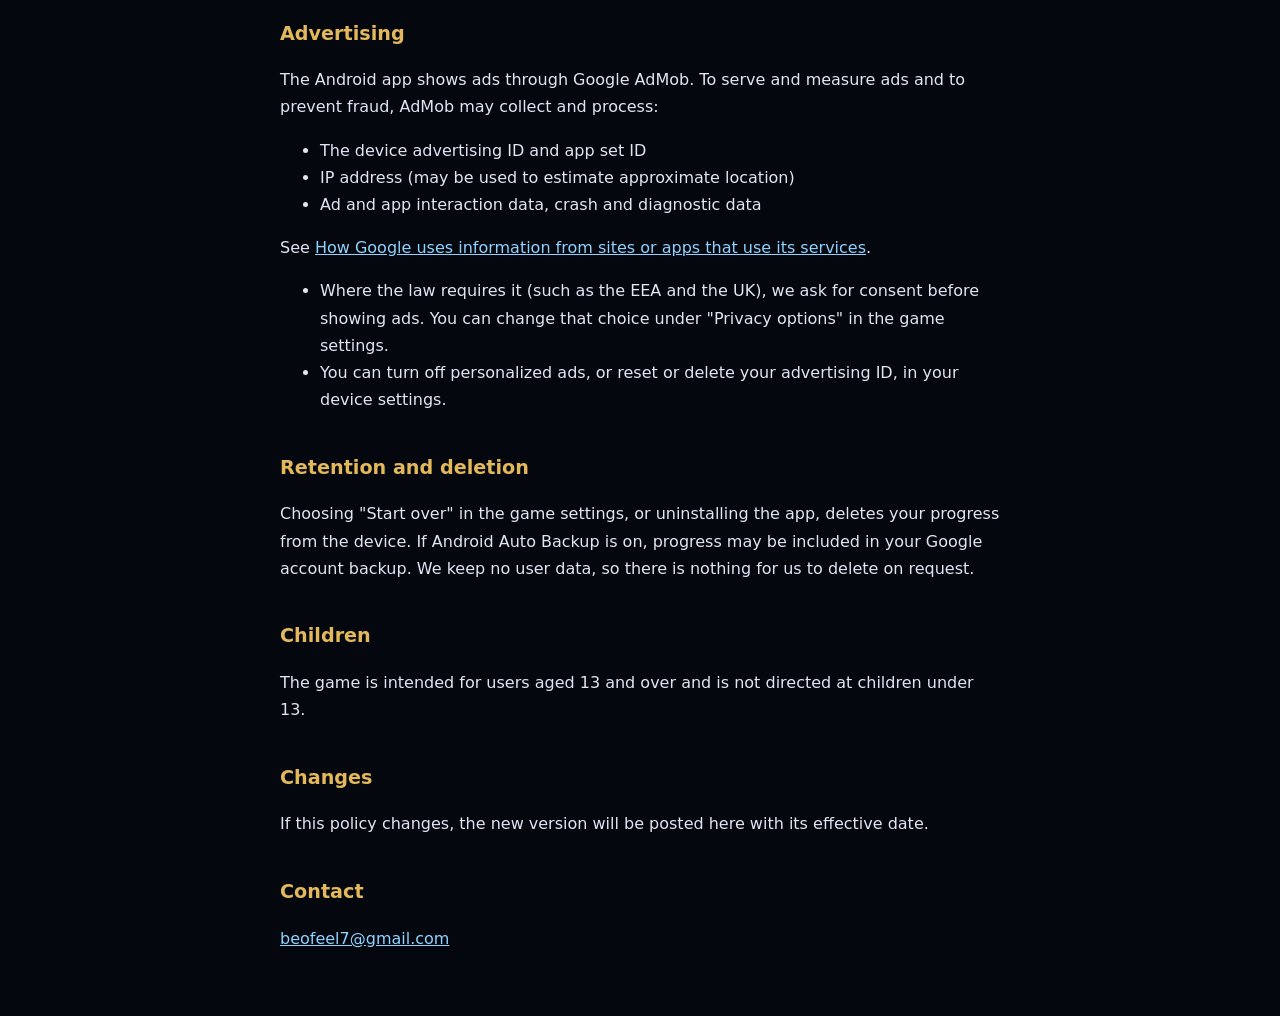
<file: halkyra/privacy.html>
<!doctype html>
<html lang="ko">
<head>
<meta charset="utf-8">
<meta name="viewport" content="width=device-width, initial-scale=1">
<title>개인정보처리방침 · 할키라</title>
<link rel="stylesheet" href="style.css">
</head>
<body>
<main>
<h1>할키라 개인정보처리방침</h1>
<p class="muted">시행일: 2026-11-12 · 제공: beofeel</p>

<h2>수집하는 정보</h2>
<p><b>개발자는 이름, 이메일, 위치 같은 개인정보를 직접 수집하지 않습니다.</b> 게임 진행 기록은 이용자의 기기에만 저장되며 개발자의 서버로 전송되지 않습니다. 이 게임에는 계정이나 자체 서버가 없습니다.</p>

<h2>광고</h2>
<p>안드로이드 앱은 Google AdMob으로 광고를 보여 줍니다. AdMob은 광고 제공, 측정, 부정 방지를 위해 다음 정보를 수집하고 처리할 수 있습니다.</p>
<ul>
    <li>기기 광고 ID와 앱 세트 ID</li>
    <li>IP 주소 (대략적인 위치 추정에 쓰일 수 있음)</li>
    <li>광고 및 앱 이용 정보, 비정상 종료와 진단 정보</li>
</ul>
<p>자세한 내용은 <a href="https://policies.google.com/technologies/partner-sites">Google 파트너 사이트의 데이터 사용 방식</a>을 참고하십시오.</p>
<ul>
    <li>유럽경제지역, 영국 등 법률이 요구하는 지역에서는 광고 전에 동의를 묻습니다. 이 선택은 게임 설정의 "개인정보 옵션"에서 바꿀 수 있습니다.</li>
    <li>맞춤 광고는 기기 설정에서 끄거나 광고 ID를 재설정·삭제할 수 있습니다.</li>
</ul>

<h2>데이터 보관과 삭제</h2>
<p>게임 설정에서 "처음부터 다시 시작"을 누르거나 앱을 삭제하면 기기의 진행 기록이 지워집니다. 안드로이드 자동 백업을 켠 경우 진행 기록이 이용자의 Google 계정 백업에 포함될 수 있습니다. 개발자는 이용자 데이터를 보관하지 않으므로 따로 삭제를 요청할 데이터가 없습니다.</p>

<h2>아동</h2>
<p>이 게임은 만 13세 이상 이용자를 대상으로 하며, 만 13세 미만 아동을 대상으로 하지 않습니다.</p>

<h2>변경</h2>
<p>이 방침이 바뀌면 이 페이지에 시행일과 함께 게시합니다.</p>

<h2>문의</h2>
<p><a href="mailto:beofeel7@gmail.com">beofeel7@gmail.com</a></p>

<hr>

<h1>Halkyra Privacy Policy</h1>
<p class="muted">Effective: 2026-11-12 · Provided by beofeel</p>

<h2>Information we collect</h2>
<p><b>We do not collect personal information such as your name, email or location.</b> Game progress is stored only on your device and is never sent to our servers. The game has no accounts and no servers of its own.</p>

<h2>Advertising</h2>
<p>The Android app shows ads through Google AdMob. To serve and measure ads and to prevent fraud, AdMob may collect and process:</p>
<ul>
    <li>The device advertising ID and app set ID</li>
    <li>IP address (may be used to estimate approximate location)</li>
    <li>Ad and app interaction data, crash and diagnostic data</li>
</ul>
<p>See <a href="https://policies.google.com/technologies/partner-sites">How Google uses information from sites or apps that use its services</a>.</p>
<ul>
    <li>Where the law requires it (such as the EEA and the UK), we ask for consent before showing ads. You can change that choice under "Privacy options" in the game settings.</li>
    <li>You can turn off personalized ads, or reset or delete your advertising ID, in your device settings.</li>
</ul>

<h2>Retention and deletion</h2>
<p>Choosing "Start over" in the game settings, or uninstalling the app, deletes your progress from the device. If Android Auto Backup is on, progress may be included in your Google account backup. We keep no user data, so there is nothing for us to delete on request.</p>

<h2>Children</h2>
<p>The game is intended for users aged 13 and over and is not directed at children under 13.</p>

<h2>Changes</h2>
<p>If this policy changes, the new version will be posted here with its effective date.</p>

<h2>Contact</h2>
<p><a href="mailto:beofeel7@gmail.com">beofeel7@gmail.com</a></p>
</main>
</body>
</html>
</file>
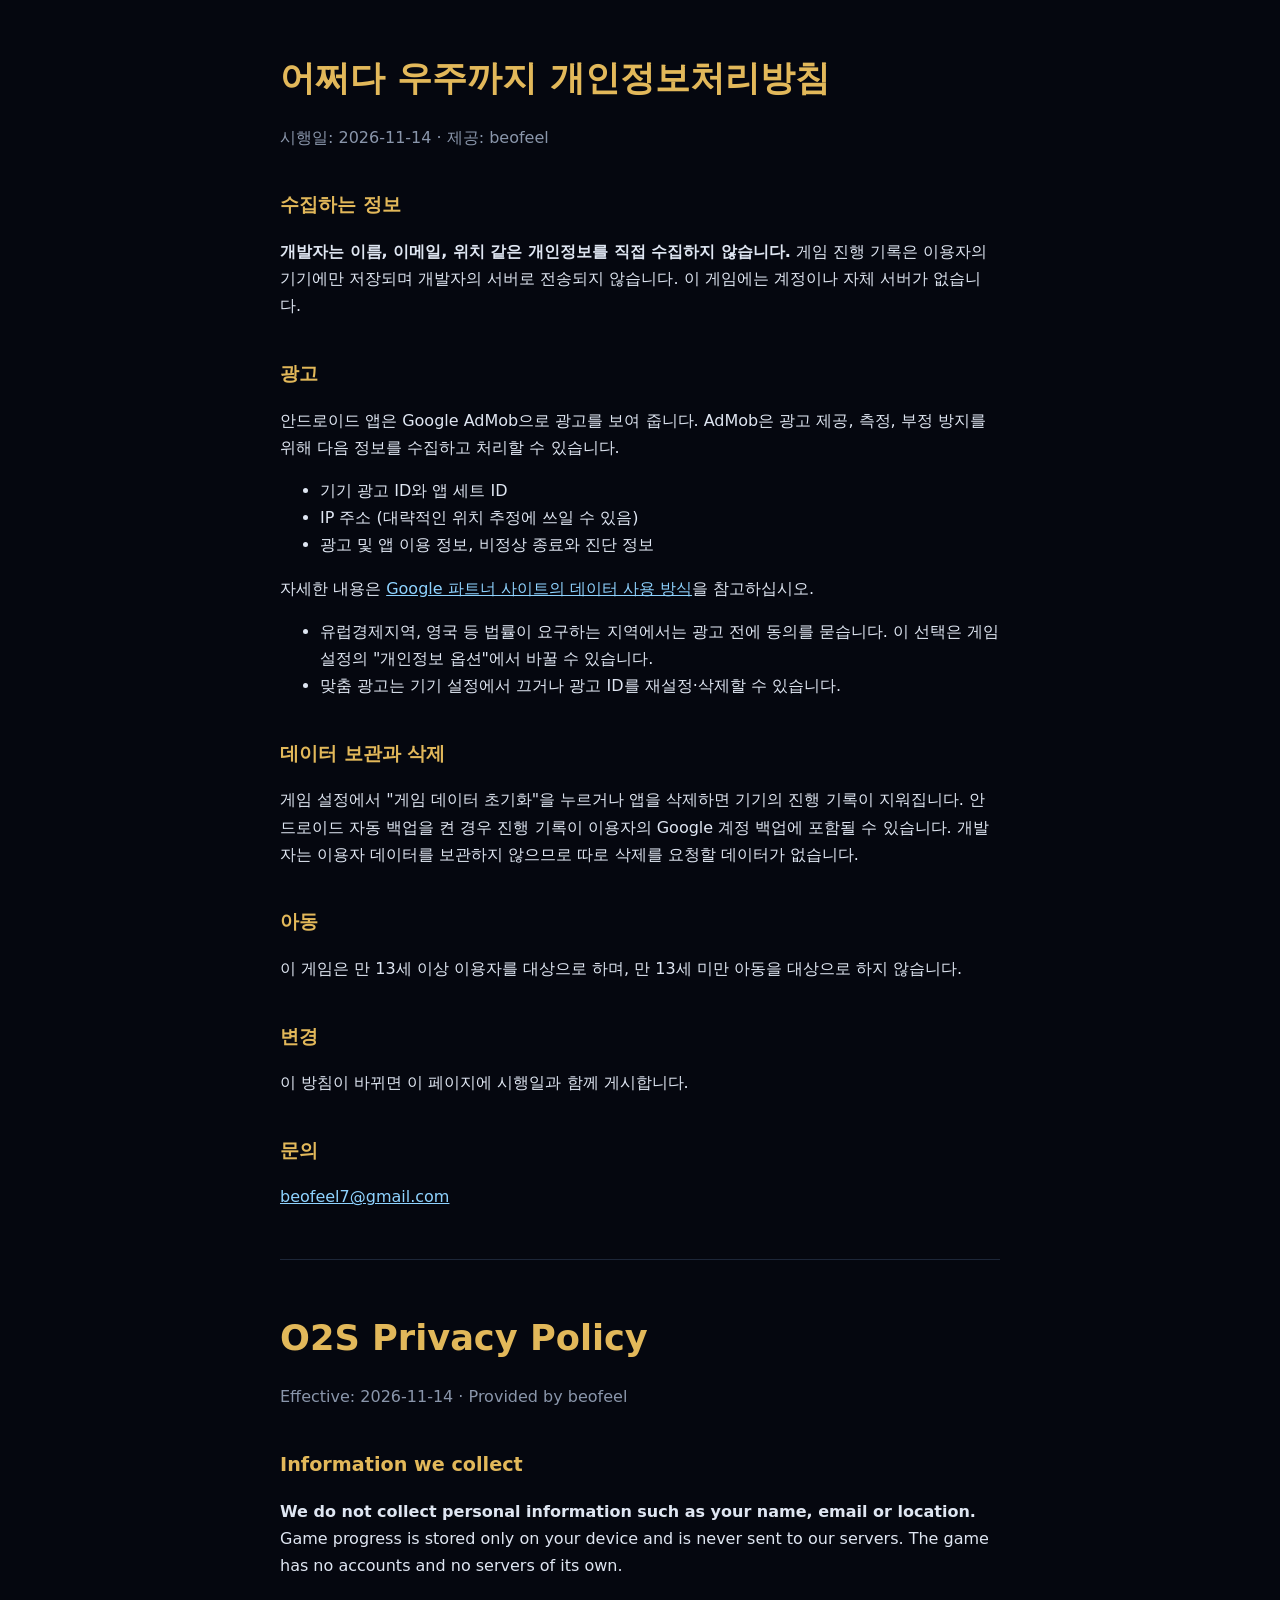
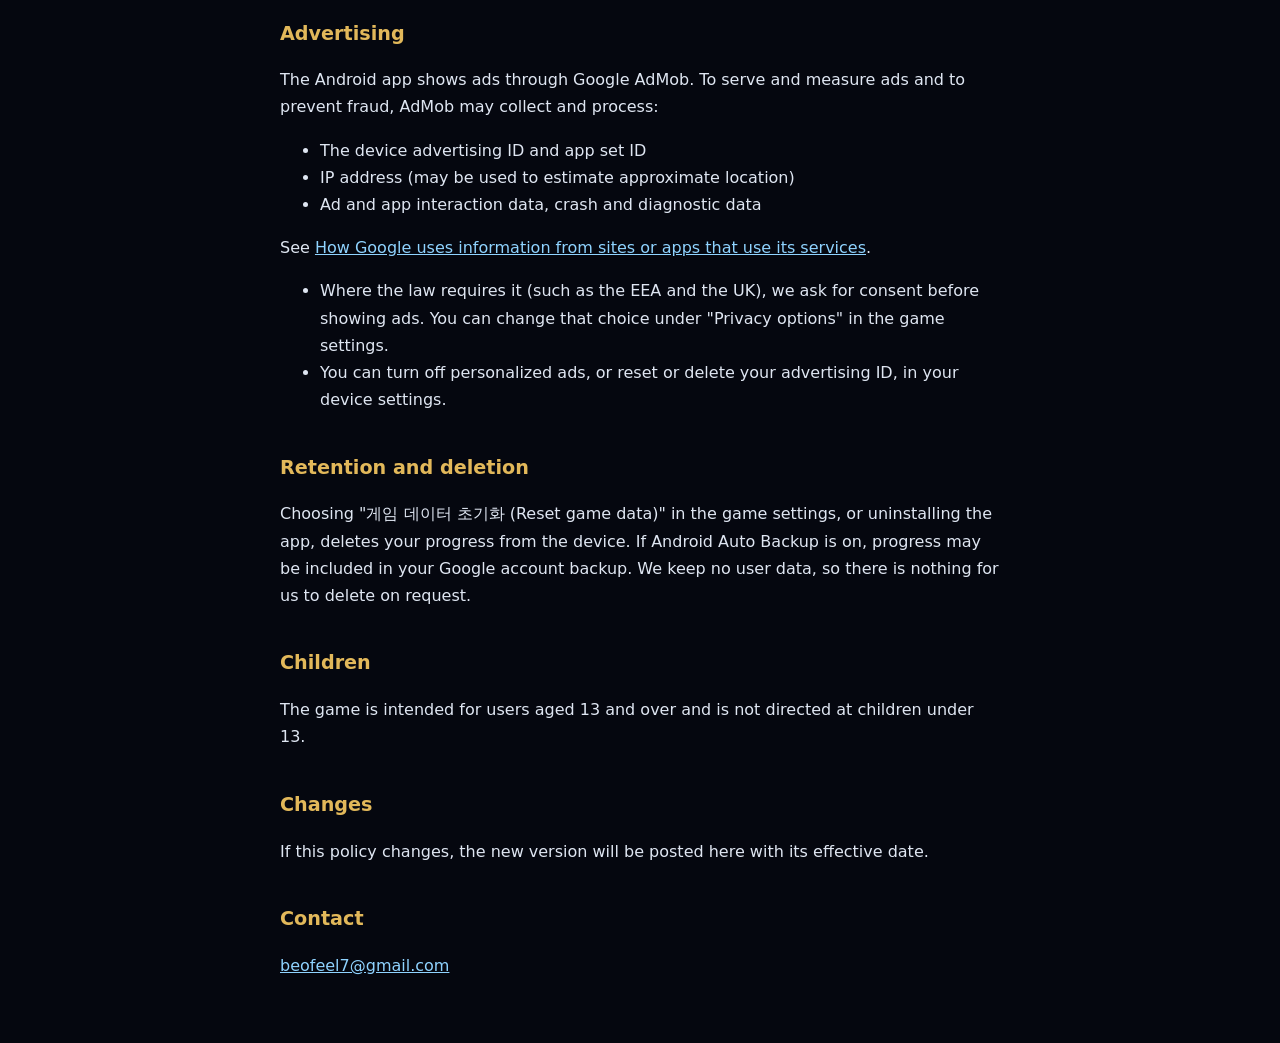
<file: o2s/privacy.html>
<!doctype html>
<html lang="ko">
<head>
<meta charset="utf-8">
<meta name="viewport" content="width=device-width, initial-scale=1">
<title>개인정보처리방침 · 어쩌다 우주까지</title>
<link rel="stylesheet" href="style.css">
</head>
<body>
<main>
<h1>어쩌다 우주까지 개인정보처리방침</h1>
<p class="muted">시행일: 2026-11-14 · 제공: beofeel</p>

<h2>수집하는 정보</h2>
<p><b>개발자는 이름, 이메일, 위치 같은 개인정보를 직접 수집하지 않습니다.</b> 게임 진행 기록은 이용자의 기기에만 저장되며 개발자의 서버로 전송되지 않습니다. 이 게임에는 계정이나 자체 서버가 없습니다.</p>

<h2>광고</h2>
<p>안드로이드 앱은 Google AdMob으로 광고를 보여 줍니다. AdMob은 광고 제공, 측정, 부정 방지를 위해 다음 정보를 수집하고 처리할 수 있습니다.</p>
<ul>
    <li>기기 광고 ID와 앱 세트 ID</li>
    <li>IP 주소 (대략적인 위치 추정에 쓰일 수 있음)</li>
    <li>광고 및 앱 이용 정보, 비정상 종료와 진단 정보</li>
</ul>
<p>자세한 내용은 <a href="https://policies.google.com/technologies/partner-sites">Google 파트너 사이트의 데이터 사용 방식</a>을 참고하십시오.</p>
<ul>
    <li>유럽경제지역, 영국 등 법률이 요구하는 지역에서는 광고 전에 동의를 묻습니다. 이 선택은 게임 설정의 "개인정보 옵션"에서 바꿀 수 있습니다.</li>
    <li>맞춤 광고는 기기 설정에서 끄거나 광고 ID를 재설정·삭제할 수 있습니다.</li>
</ul>

<h2>데이터 보관과 삭제</h2>
<p>게임 설정에서 "게임 데이터 초기화"을 누르거나 앱을 삭제하면 기기의 진행 기록이 지워집니다. 안드로이드 자동 백업을 켠 경우 진행 기록이 이용자의 Google 계정 백업에 포함될 수 있습니다. 개발자는 이용자 데이터를 보관하지 않으므로 따로 삭제를 요청할 데이터가 없습니다.</p>

<h2>아동</h2>
<p>이 게임은 만 13세 이상 이용자를 대상으로 하며, 만 13세 미만 아동을 대상으로 하지 않습니다.</p>

<h2>변경</h2>
<p>이 방침이 바뀌면 이 페이지에 시행일과 함께 게시합니다.</p>

<h2>문의</h2>
<p><a href="mailto:beofeel7@gmail.com">beofeel7@gmail.com</a></p>

<hr>

<h1>O2S Privacy Policy</h1>
<p class="muted">Effective: 2026-11-14 · Provided by beofeel</p>

<h2>Information we collect</h2>
<p><b>We do not collect personal information such as your name, email or location.</b> Game progress is stored only on your device and is never sent to our servers. The game has no accounts and no servers of its own.</p>

<h2>Advertising</h2>
<p>The Android app shows ads through Google AdMob. To serve and measure ads and to prevent fraud, AdMob may collect and process:</p>
<ul>
    <li>The device advertising ID and app set ID</li>
    <li>IP address (may be used to estimate approximate location)</li>
    <li>Ad and app interaction data, crash and diagnostic data</li>
</ul>
<p>See <a href="https://policies.google.com/technologies/partner-sites">How Google uses information from sites or apps that use its services</a>.</p>
<ul>
    <li>Where the law requires it (such as the EEA and the UK), we ask for consent before showing ads. You can change that choice under "Privacy options" in the game settings.</li>
    <li>You can turn off personalized ads, or reset or delete your advertising ID, in your device settings.</li>
</ul>

<h2>Retention and deletion</h2>
<p>Choosing "게임 데이터 초기화 (Reset game data)" in the game settings, or uninstalling the app, deletes your progress from the device. If Android Auto Backup is on, progress may be included in your Google account backup. We keep no user data, so there is nothing for us to delete on request.</p>

<h2>Children</h2>
<p>The game is intended for users aged 13 and over and is not directed at children under 13.</p>

<h2>Changes</h2>
<p>If this policy changes, the new version will be posted here with its effective date.</p>

<h2>Contact</h2>
<p><a href="mailto:beofeel7@gmail.com">beofeel7@gmail.com</a></p>
</main>
</body>
</html>
</file>
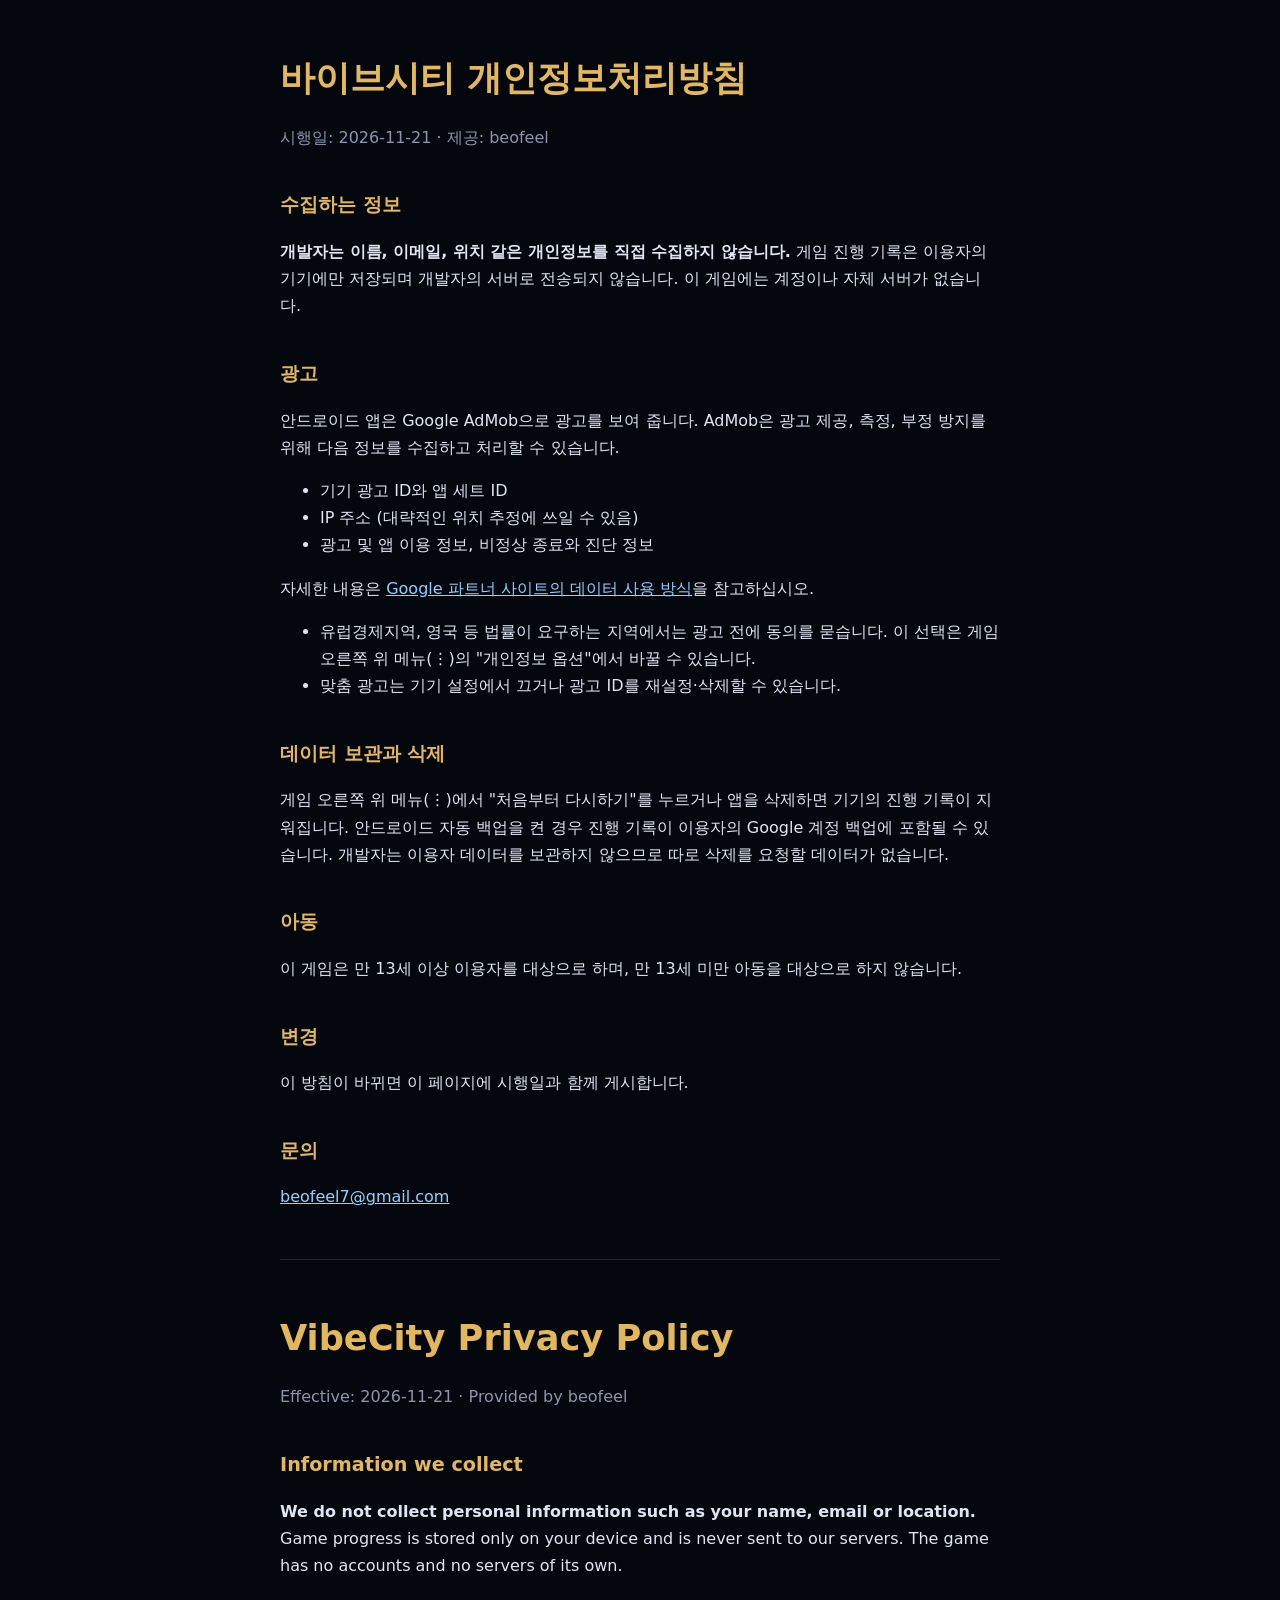
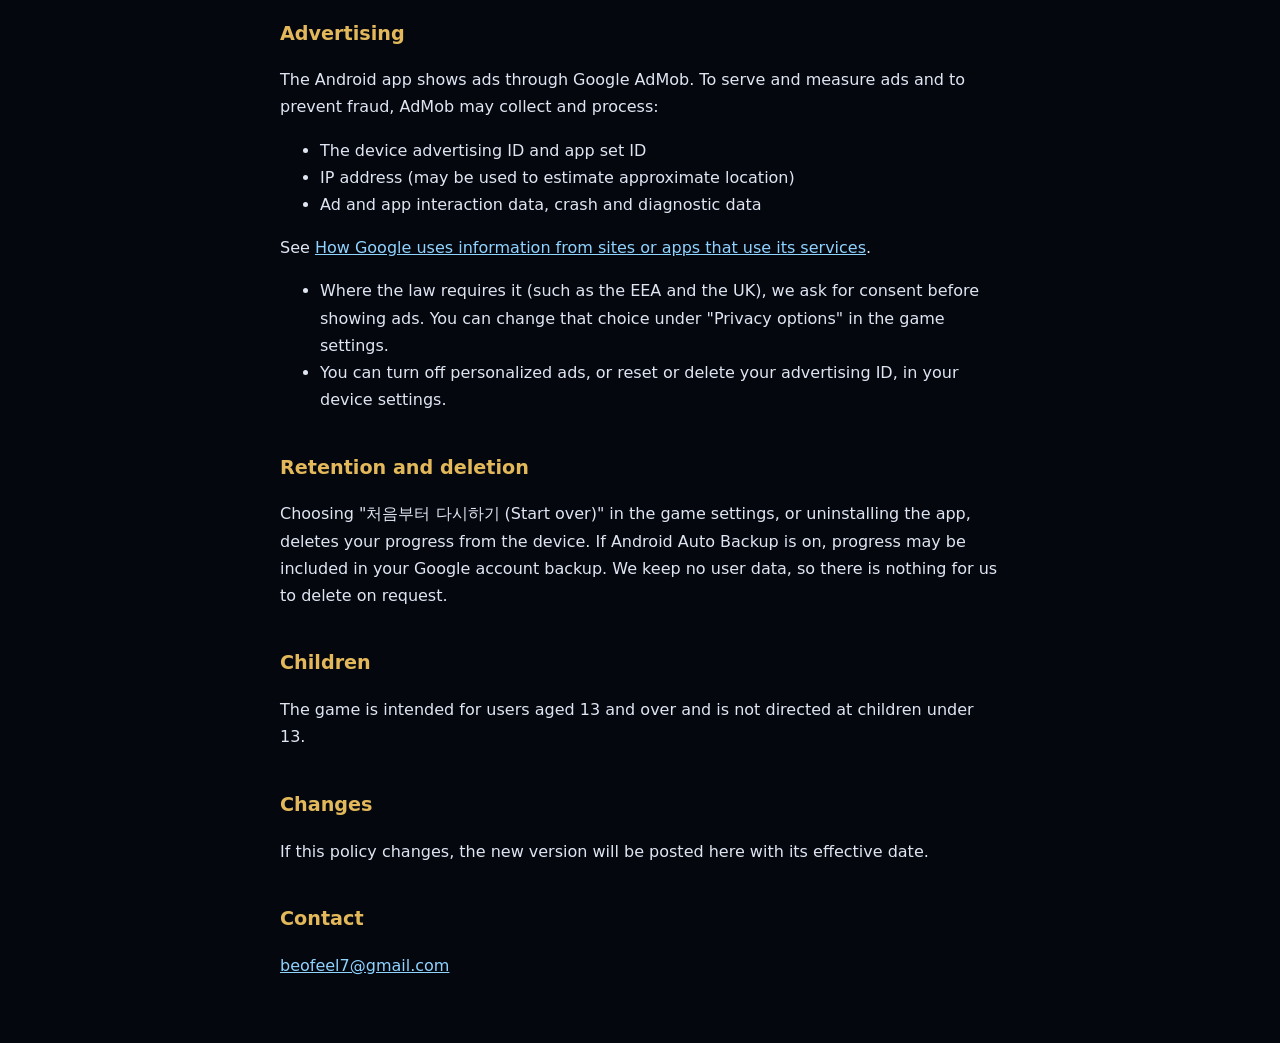
<file: vibecity/privacy.html>
<!doctype html>
<html lang="ko">
<head>
<meta charset="utf-8">
<meta name="viewport" content="width=device-width, initial-scale=1">
<title>개인정보처리방침 · 바이브시티</title>
<link rel="stylesheet" href="style.css">
</head>
<body>
<main>
<h1>바이브시티 개인정보처리방침</h1>
<p class="muted">시행일: 2026-11-21 · 제공: beofeel</p>

<h2>수집하는 정보</h2>
<p><b>개발자는 이름, 이메일, 위치 같은 개인정보를 직접 수집하지 않습니다.</b> 게임 진행 기록은 이용자의 기기에만 저장되며 개발자의 서버로 전송되지 않습니다. 이 게임에는 계정이나 자체 서버가 없습니다.</p>

<h2>광고</h2>
<p>안드로이드 앱은 Google AdMob으로 광고를 보여 줍니다. AdMob은 광고 제공, 측정, 부정 방지를 위해 다음 정보를 수집하고 처리할 수 있습니다.</p>
<ul>
    <li>기기 광고 ID와 앱 세트 ID</li>
    <li>IP 주소 (대략적인 위치 추정에 쓰일 수 있음)</li>
    <li>광고 및 앱 이용 정보, 비정상 종료와 진단 정보</li>
</ul>
<p>자세한 내용은 <a href="https://policies.google.com/technologies/partner-sites">Google 파트너 사이트의 데이터 사용 방식</a>을 참고하십시오.</p>
<ul>
    <li>유럽경제지역, 영국 등 법률이 요구하는 지역에서는 광고 전에 동의를 묻습니다. 이 선택은 게임 오른쪽 위 메뉴(⋮)의 "개인정보 옵션"에서 바꿀 수 있습니다.</li>
    <li>맞춤 광고는 기기 설정에서 끄거나 광고 ID를 재설정·삭제할 수 있습니다.</li>
</ul>

<h2>데이터 보관과 삭제</h2>
<p>게임 오른쪽 위 메뉴(⋮)에서 "처음부터 다시하기"를 누르거나 앱을 삭제하면 기기의 진행 기록이 지워집니다. 안드로이드 자동 백업을 켠 경우 진행 기록이 이용자의 Google 계정 백업에 포함될 수 있습니다. 개발자는 이용자 데이터를 보관하지 않으므로 따로 삭제를 요청할 데이터가 없습니다.</p>

<h2>아동</h2>
<p>이 게임은 만 13세 이상 이용자를 대상으로 하며, 만 13세 미만 아동을 대상으로 하지 않습니다.</p>

<h2>변경</h2>
<p>이 방침이 바뀌면 이 페이지에 시행일과 함께 게시합니다.</p>

<h2>문의</h2>
<p><a href="mailto:beofeel7@gmail.com">beofeel7@gmail.com</a></p>

<hr>

<h1>VibeCity Privacy Policy</h1>
<p class="muted">Effective: 2026-11-21 · Provided by beofeel</p>

<h2>Information we collect</h2>
<p><b>We do not collect personal information such as your name, email or location.</b> Game progress is stored only on your device and is never sent to our servers. The game has no accounts and no servers of its own.</p>

<h2>Advertising</h2>
<p>The Android app shows ads through Google AdMob. To serve and measure ads and to prevent fraud, AdMob may collect and process:</p>
<ul>
    <li>The device advertising ID and app set ID</li>
    <li>IP address (may be used to estimate approximate location)</li>
    <li>Ad and app interaction data, crash and diagnostic data</li>
</ul>
<p>See <a href="https://policies.google.com/technologies/partner-sites">How Google uses information from sites or apps that use its services</a>.</p>
<ul>
    <li>Where the law requires it (such as the EEA and the UK), we ask for consent before showing ads. You can change that choice under "Privacy options" in the game settings.</li>
    <li>You can turn off personalized ads, or reset or delete your advertising ID, in your device settings.</li>
</ul>

<h2>Retention and deletion</h2>
<p>Choosing "처음부터 다시하기 (Start over)" in the game settings, or uninstalling the app, deletes your progress from the device. If Android Auto Backup is on, progress may be included in your Google account backup. We keep no user data, so there is nothing for us to delete on request.</p>

<h2>Children</h2>
<p>The game is intended for users aged 13 and over and is not directed at children under 13.</p>

<h2>Changes</h2>
<p>If this policy changes, the new version will be posted here with its effective date.</p>

<h2>Contact</h2>
<p><a href="mailto:beofeel7@gmail.com">beofeel7@gmail.com</a></p>
</main>
</body>
</html>
</file>
<file: chronohall/style.css>
:root { color-scheme: dark; --bg: #05070f; --text: #dfe6f2; --muted: #8a96ab; --gold: #e2b85a; }
body { margin: 0; background: var(--bg); color: var(--text); font: 16px/1.7 system-ui, "Malgun Gothic", sans-serif; }
main { max-width: 720px; margin: 0 auto; padding: 48px 16px; }
h1 { color: var(--gold); margin: 0; font-size: 2.2rem; }
h2 { color: var(--gold); margin-top: 2em; font-size: 1.2rem; }
.sub, footer, .muted { color: var(--muted); }
a { color: #8fd3ff; }
nav { margin: 2em 0; }
.soon { display: inline-block; border: 1px solid var(--gold); border-radius: 6px; padding: 4px 10px; color: var(--gold); }
hr { border: 0; border-top: 1px solid #1d2638; margin: 3em 0; }
</file>
<file: halkyra/style.css>
:root { color-scheme: dark; --bg: #05070f; --text: #dfe6f2; --muted: #8a96ab; --gold: #e2b85a; }
body { margin: 0; background: var(--bg); color: var(--text); font: 16px/1.7 system-ui, "Malgun Gothic", sans-serif; }
main { max-width: 720px; margin: 0 auto; padding: 48px 16px; }
h1 { color: var(--gold); margin: 0; font-size: 2.2rem; }
h2 { color: var(--gold); margin-top: 2em; font-size: 1.2rem; }
.sub, footer, .muted { color: var(--muted); }
a { color: #8fd3ff; }
nav { margin: 2em 0; }
.soon { display: inline-block; border: 1px solid var(--gold); border-radius: 6px; padding: 4px 10px; color: var(--gold); }
hr { border: 0; border-top: 1px solid #1d2638; margin: 3em 0; }
</file>
<file: o2s/style.css>
:root { color-scheme: dark; --bg: #05070f; --text: #dfe6f2; --muted: #8a96ab; --gold: #e2b85a; }
body { margin: 0; background: var(--bg); color: var(--text); font: 16px/1.7 system-ui, "Malgun Gothic", sans-serif; }
main { max-width: 720px; margin: 0 auto; padding: 48px 16px; }
h1 { color: var(--gold); margin: 0; font-size: 2.2rem; }
h2 { color: var(--gold); margin-top: 2em; font-size: 1.2rem; }
.sub, footer, .muted { color: var(--muted); }
a { color: #8fd3ff; }
nav { margin: 2em 0; }
.soon { display: inline-block; border: 1px solid var(--gold); border-radius: 6px; padding: 4px 10px; color: var(--gold); }
hr { border: 0; border-top: 1px solid #1d2638; margin: 3em 0; }
</file>
<file: vibecity/style.css>
:root { color-scheme: dark; --bg: #05070f; --text: #dfe6f2; --muted: #8a96ab; --gold: #e2b85a; }
body { margin: 0; background: var(--bg); color: var(--text); font: 16px/1.7 system-ui, "Malgun Gothic", sans-serif; }
main { max-width: 720px; margin: 0 auto; padding: 48px 16px; }
h1 { color: var(--gold); margin: 0; font-size: 2.2rem; }
h2 { color: var(--gold); margin-top: 2em; font-size: 1.2rem; }
.sub, footer, .muted { color: var(--muted); }
a { color: #8fd3ff; }
nav { margin: 2em 0; }
.soon { display: inline-block; border: 1px solid var(--gold); border-radius: 6px; padding: 4px 10px; color: var(--gold); }
hr { border: 0; border-top: 1px solid #1d2638; margin: 3em 0; }
</file>
